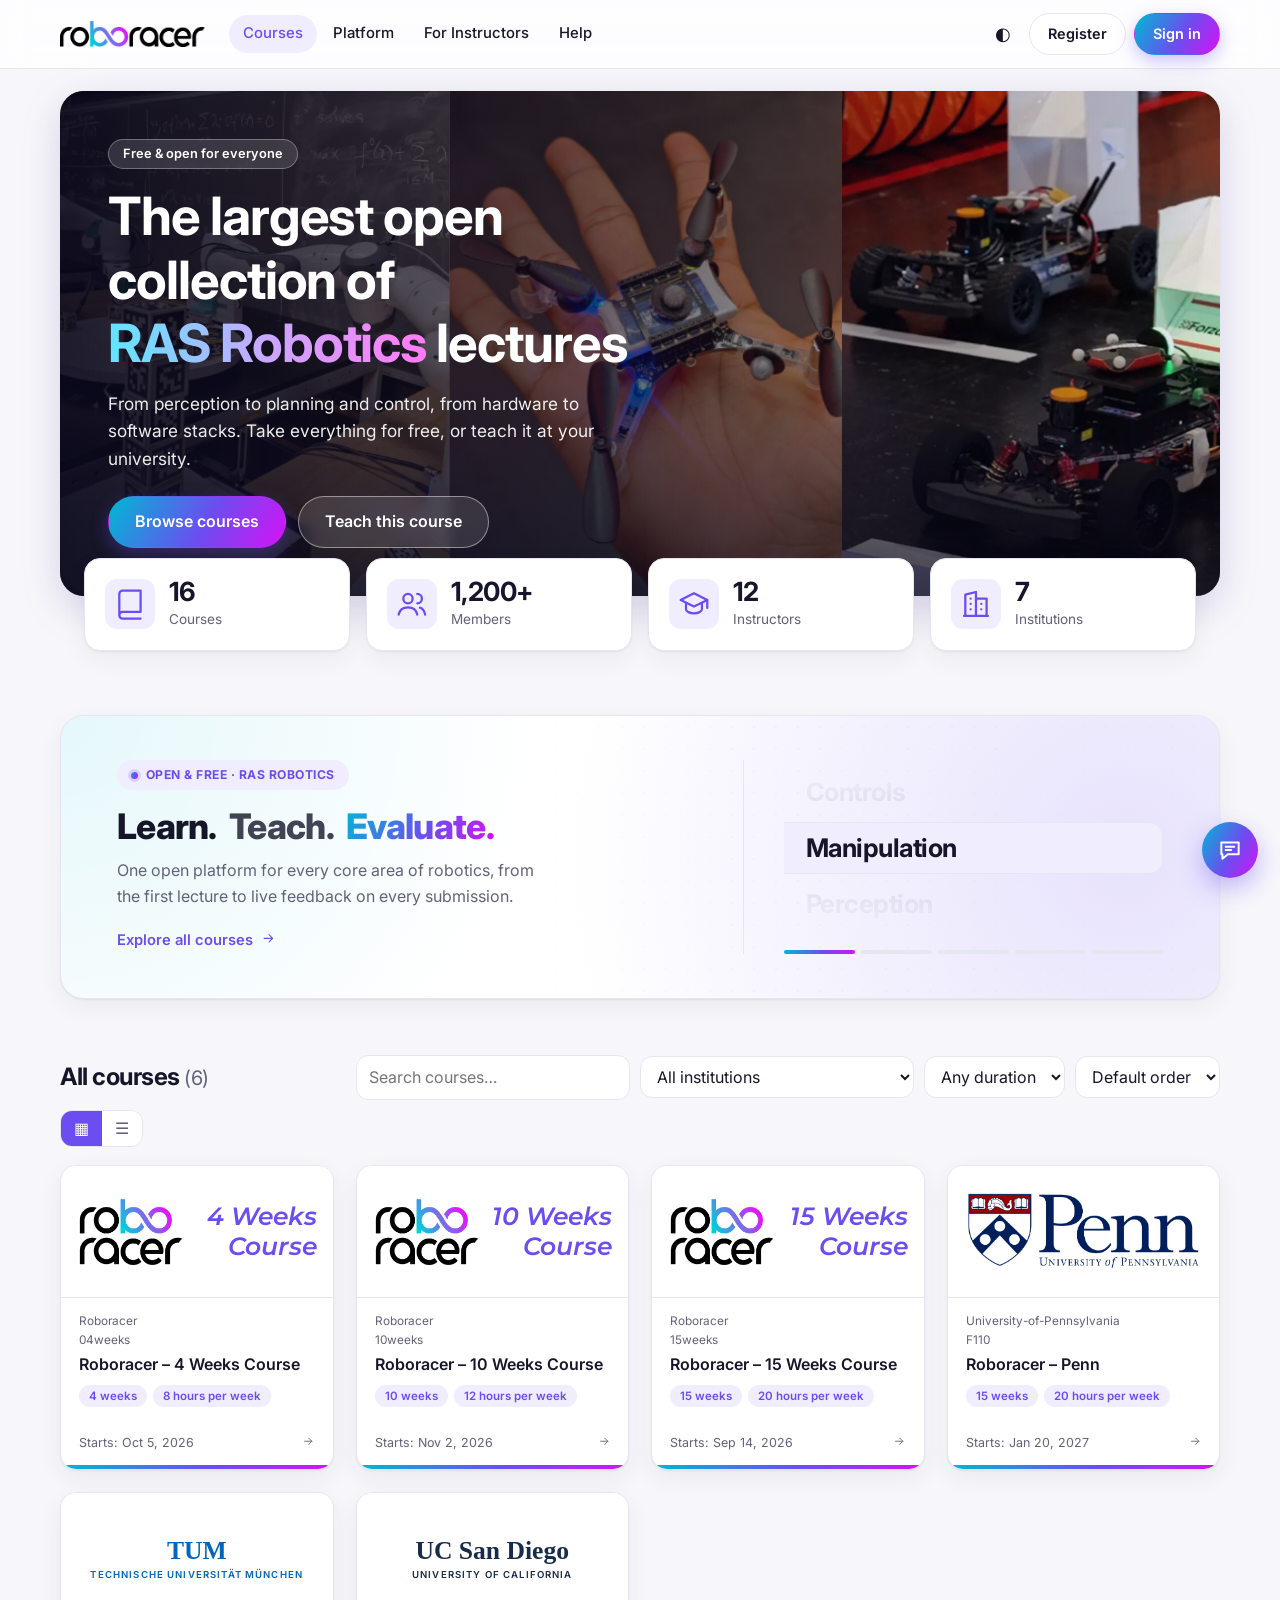
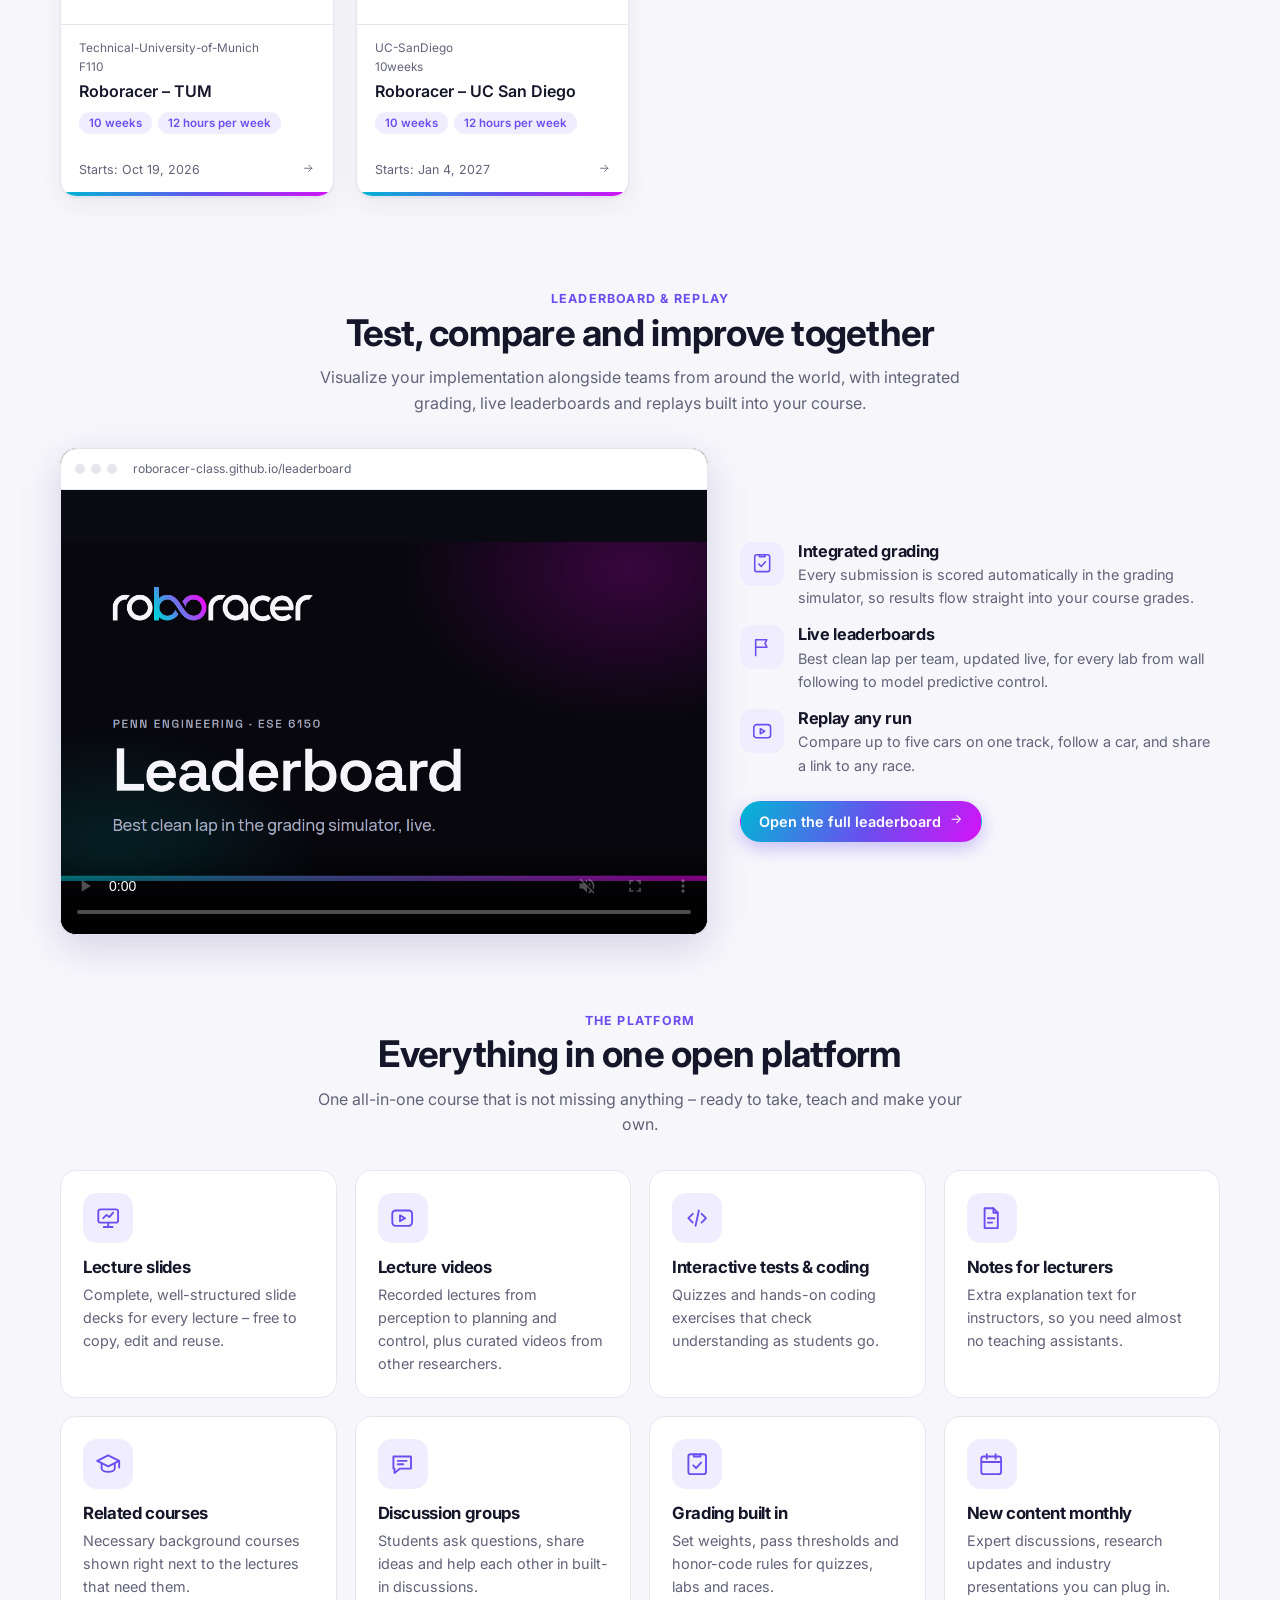
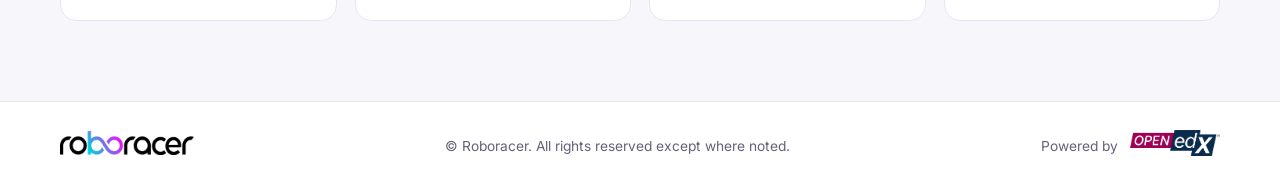
<file: index.html>
<!doctype html>
<html lang="en">
<head>
<meta charset="utf-8">
<meta name="viewport" content="width=device-width,initial-scale=1">
<title>Roboracer Courses</title>
<meta name="description" content="Free, open RAS Robotics lectures – manipulation, perception, planning, navigation, controls and the Roboracer vehicle.">
<link rel="icon" href="assets/logos/RoboRacer_SquareLogo.png">
<link rel="preconnect" href="https://fonts.googleapis.com"><link rel="preconnect" href="https://fonts.gstatic.com" crossorigin>
<link href="https://fonts.googleapis.com/css2?family=Inter:wght@400;500;600;700;800&family=Montserrat:ital,wght@1,600&display=swap" rel="stylesheet">
<link rel="stylesheet" href="assets/css/style.css?v=14">
</head>
<body>
<main class="wrap">
  <section class="hero"><div class="hero-img">
    <div class="hero-text">
      <span class="eyebrow">Free &amp; open for everyone</span>
      <h1>The largest open collection of <span style="white-space:nowrap">RAS Robotics</span> lectures</h1>
      <p>From perception to planning and control, from hardware to software stacks. Take everything for free, or teach it at your university.</p>
      <div class="row"><a class="btn primary lg" href="#courses">Browse courses</a><a class="btn ghost lg" href="instructors.html">Teach this course</a></div>
    </div></div></section>

  <section class="stats" aria-label="Platform statistics">
    <div class="stat"><div><b data-n="16">0</b><span>Courses</span></div></div>
    <div class="stat"><div><b data-n="1200">0</b><span>Members</span></div></div>
    <div class="stat"><div><b data-n="12">0</b><span>Instructors</span></div></div>
    <div class="stat"><div><b data-n="7">0</b><span>Institutions</span></div></div>
  </section>


  <section class="roulette" aria-label="What you can learn, teach and evaluate">
    <div class="rl-left">
      <span class="rl-pill"><i></i>Open &amp; free · RAS Robotics</span>
      <h2 class="rl-tag"><span>Learn.</span><span>Teach.</span><span>Evaluate.</span></h2>
      <p class="rl-sub">One open platform for every core area of robotics, from the first lecture to live feedback on every submission.</p>
      <a class="rl-link" href="#courses">Explore all courses <span data-ic="arrow"></span></a>
    </div>
    <div class="rl-right">
      <div class="rl-wheel" aria-live="off">
        <ul id="rl" aria-hidden="true"></ul>
        <span class="rl-focus" aria-hidden="true"></span>
        <span class="sr-only">Manipulation, perception, planning, navigation and controls</span>
      </div>
      <div class="rl-meta" aria-hidden="true"><span class="rl-bar" id="rlbar"><i id="rlb"></i></span></div>
    </div>
  </section>

  <section id="mycourses" hidden style="margin-top:56px">
    <h2 style="margin:0 0 16px;font-size:1.5rem">My courses</h2><div class="mc" id="mc"></div>
  </section>

  <section id="courses">
    <div class="toolbar">
      <h2>All courses <small id="count" style="color:var(--muted);font-weight:400"></small></h2>
      <input id="q" type="search" placeholder="Search courses…" aria-label="Search courses">
      <select id="inst" aria-label="Institution"><option value="">All institutions</option></select>
      <select id="dur" aria-label="Duration"><option value="">Any duration</option><option value="4">4 weeks</option><option value="10">10 weeks</option><option value="15">15 weeks</option></select>
      <select id="sort" aria-label="Sort"><option value="def">Default order</option><option value="az">Title A–Z</option><option value="new">Newest start</option></select>
      <div class="seg" role="group" aria-label="View"><button id="vgrid" class="on" title="Grid view" aria-label="Grid view">▦</button><button id="vlist" title="List view" aria-label="List view">☰</button></div>
    </div>
    <div class="grid" id="grid"></div>
  </section>


  <section class="sect lb" id="leaderboard">
    <div class="sect-head"><span class="kicker">Leaderboard &amp; replay</span><h2>Test, compare and improve together</h2>
      <p>Visualize your implementation alongside teams from around the world, with integrated grading, live leaderboards and replays built into your course.</p></div>
    <div class="lb-grid">
      <div class="lb-demo">
        <div class="lb-bar"><i></i><i></i><i></i><span>roboracer-class.github.io/leaderboard</span></div>
        <div class="lb-frame"><video src="assets/logos/leaderboard.mp4" poster="assets/leaderboard/og.png" controls muted loop autoplay playsinline preload="metadata"></video></div>
      </div>
      <div class="lb-side">
        <ul class="lb-points">
          <li><div class="ico" data-ic="grade"></div><div><h3>Integrated grading</h3><p>Every submission is scored automatically in the grading simulator, so results flow straight into your course grades.</p></div></li>
          <li><div class="ico" data-ic="flag"></div><div><h3>Live leaderboards</h3><p>Best clean lap per team, updated live, for every lab from wall following to model predictive control.</p></div></li>
          <li><div class="ico" data-ic="video"></div><div><h3>Replay any run</h3><p>Compare up to five cars on one track, follow a car, and share a link to any race.</p></div></li>
        </ul>
        <a class="btn primary" href="https://roboracer-class.github.io/leaderboard/" target="_blank" rel="noopener">Open the full leaderboard <span data-ic="arrow"></span></a>
      </div>
    </div>
  </section>

  <section class="sect" id="discover">
    <div class="sect-head"><span class="kicker">The platform</span><h2>Everything in one open platform</h2>
      <p>One all-in-one course that is not missing anything – ready to take, teach and make your own.</p></div>
    <div class="features" id="features"></div>
  </section>
</main>
<script src="assets/js/app.js?v=14"></script>
<script>
shell("courses");
initChat(null);
const STATS = ["book", "users", "cap", "building"];
$$(".stat").forEach((s, i) => s.insertAdjacentHTML("afterbegin", ic(STATS[i])));

const RL = ["Manipulation", "Perception", "Planning", "Navigation", "Controls"];
(() => {
  const ul = $("#rl"), n = RL.length; let k = 0;
  ul.innerHTML = RL.map(w => `<li>${w}</li>`).join("");
  const items = [...ul.children], bar = $("#rlb"), track = $("#rlbar");
  track.insertAdjacentHTML("afterbegin", RL.map(() => "<u></u>").join("")); track.style.setProperty("--n", n); bar.style.width = `calc((100% - ${(n - 1) * 6}px) / ${n})`;
  document.querySelectorAll(".rl-link [data-ic]").forEach(e => e.innerHTML = ic(e.dataset.ic));
  const paint = () => {
    items.forEach((li, i) => { let d = ((i - k) % n + n) % n; if (d > n / 2) d -= n; li.style.setProperty("--d", d); li.dataset.p = Math.abs(d) > 1 ? "far" : d; });
    bar.style.transform = `translateX(calc(${k} * (100% + 6px)))`;
  };
  paint();
  setInterval(() => { k = (k + 1) % n; paint(); }, 3000);
})();
document.querySelectorAll("#leaderboard [data-ic]").forEach(e => e.innerHTML = ic(e.dataset.ic));
const FEATS = [
  ["slides", "Lecture slides", "Complete, well-structured slide decks for every lecture – free to copy, edit and reuse."],
  ["video", "Lecture videos", "Recorded lectures from perception to planning and control, plus curated videos from other researchers."],
  ["code", "Interactive tests & coding", "Quizzes and hands-on coding exercises that check understanding as students go."],
  ["notes", "Notes for lecturers", "Extra explanation text for instructors, so you need almost no teaching assistants."],
  ["cap", "Related courses", "Necessary background courses shown right next to the lectures that need them."],
  ["chat", "Discussion groups", "Students ask questions, share ideas and help each other in built-in discussions."],
  ["grade", "Grading built in", "Set weights, pass thresholds and honor-code rules for quizzes, labs and races."],
  ["calendar", "New content monthly", "Expert discussions, research updates and industry presentations you can plug in."],
];
$("#features").innerHTML = FEATS.map(f => `<div class="feat"><div class="ico">${ic(f[0])}</div><h3>${f[1]}</h3><p>${f[2]}</p></div>`).join("");

const grid = $("#grid");
[...new Set(COURSES.map(c => c.org))].forEach(o => $("#inst").insertAdjacentHTML("beforeend", `<option value="${o}">${o.replace(/-/g, " ")}</option>`));
const dateVal = c => new Date(c.starts).getTime();
const card = c => `<a class="card" href="course.html?id=${c.id}">${thumb(c)}
  <div class="body">${c.org}<br>${c.code}<span class="t">${c.title}</span>
    <div class="badges"><span class="badge">${c.weeks} weeks</span><span class="badge">${c.effort}</span></div></div>
  <div class="foot"><span>Starts: ${c.starts}</span><span>${ic("arrow")}</span></div></a>`;
function render() {
  const q = $("#q").value.toLowerCase(), i = $("#inst").value, d = $("#dur").value, s = $("#sort").value;
  const l = COURSES.filter(c => (!q || (c.title + c.org + c.blurb).toLowerCase().includes(q)) && (!i || c.org === i) && (!d || c.weeks == d));
  if (s === "az") l.sort((a, b) => a.title.localeCompare(b.title));
  if (s === "new") l.sort((a, b) => dateVal(b) - dateVal(a));
  grid.innerHTML = l.map(card).join("") || `<div class="empty">No courses match your filters.</div>`;
  $("#count").textContent = `(${l.length})`;
}
["q", "inst", "dur", "sort"].forEach(id => $("#" + id).addEventListener("input", render));
const view = v => { grid.classList.toggle("list", v === "list"); $("#vlist").classList.toggle("on", v === "list"); $("#vgrid").classList.toggle("on", v !== "list"); save("view", v); };
$("#vgrid").onclick = () => view("grid"); $("#vlist").onclick = () => view("list");
view(load("view") || "grid"); render();

function myCourses() {
  const u = user(), ids = (load("enrolled") || "").split(",").filter(Boolean), l = COURSES.filter(c => ids.includes(c.id));
  $("#mycourses").hidden = !(u && l.length);
  $("#mc").innerHTML = l.map(c => { const n = (load("done-" + c.id) || "").split("|").filter(Boolean).length, t = lectureCount(c), p = Math.round(100 * n / t);
    return `<div class="row">${thumb(c)}<div><b>${c.title}</b><div class="progress" style="margin:8px 0 4px"><i style="width:${p}%"></i></div><small style="color:var(--muted)">${n} of ${t} units · ${p}%</small></div><a class="btn sm primary" href="course.html?id=${c.id}">Continue</a></div>`; }).join("");
}
myCourses(); document.addEventListener("authchange", myCourses);

const io = new IntersectionObserver(es => es.forEach(e => { if (!e.isIntersecting) return; io.unobserve(e.target);
  const n = +e.target.dataset.n; let k = 0; const step = () => { k = Math.min(n, k + Math.ceil(n / 40)); e.target.textContent = k.toLocaleString() + (n >= 1000 && k === n ? "+" : ""); if (k < n) requestAnimationFrame(step); }; step(); }));
$$("[data-n]").forEach(el => io.observe(el));
</script>
</body>
</html>
</file>
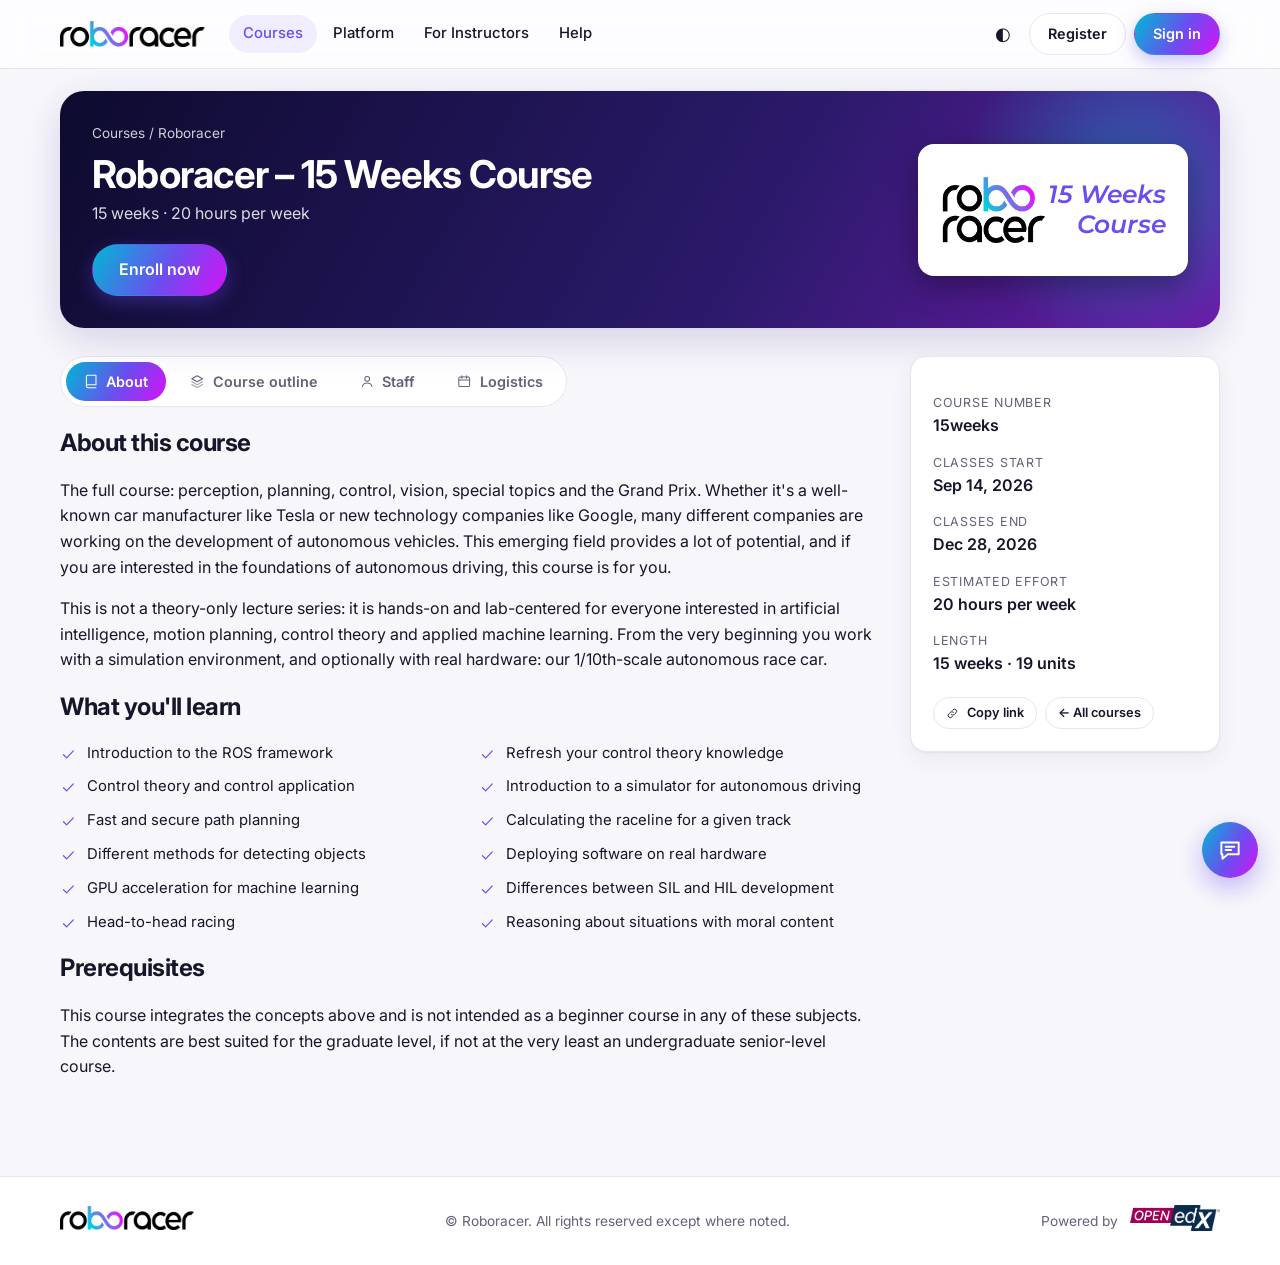
<file: course.html>
<!doctype html>
<html lang="en">
<head>
<meta charset="utf-8">
<meta name="viewport" content="width=device-width,initial-scale=1">
<title>Roboracer Course</title>
<link rel="icon" href="assets/logos/RoboRacer_SquareLogo.png">
<link rel="preconnect" href="https://fonts.googleapis.com"><link rel="preconnect" href="https://fonts.gstatic.com" crossorigin>
<link href="https://fonts.googleapis.com/css2?family=Inter:wght@400;500;600;700;800&family=Montserrat:ital,wght@1,600&display=swap" rel="stylesheet">
<link rel="stylesheet" href="assets/css/style.css?v=6">
</head>
<body>
<main class="wrap" id="main"></main>
<script src="assets/js/app.js?v=14"></script>
<script>
shell("courses");
const id = new URLSearchParams(location.search).get("id");
const c = COURSES.find(x => x.id === id) || COURSES[2];
document.title = c.title + " | Roboracer";
const enrolled = () => (load("enrolled") || "").split(",").includes(c.id);
const doneKey = "done-" + c.id;
const done = () => new Set((load(doneKey) || "").split("|").filter(Boolean));
const mods = outline(c), total = lectureCount(c);

function head() {
  const on = enrolled();
  return `<div class="coursehead"><div><div class="crumb"><a href="index.html#courses">Courses</a> / ${c.org.replace(/-/g, " ")}</div><h1>${c.title}</h1>
    <div style="opacity:.85">${c.weeks} weeks · ${c.effort}</div>
    <div style="margin-top:18px;display:flex;gap:10px;flex-wrap:wrap">
      <button class="btn ${on ? "ghost" : "primary"} lg" id="enroll">${on ? "✓ Enrolled" : "Enroll now"}</button>
      ${on ? `<button class="btn primary lg" id="view">View course</button>` : ""}</div></div>${thumb(c)}</div>`;
}
const about = () => `<h2 style="margin-top:0">About this course</h2>
  <p>${c.blurb} Whether it's a well-known car manufacturer like Tesla or new technology companies like Google, many different companies are working on the development of autonomous vehicles. This emerging field provides a lot of potential, and if you are interested in the foundations of autonomous driving, this course is for you.</p>
  <p>This is not a theory-only lecture series: it is hands-on and lab-centered for everyone interested in artificial intelligence, motion planning, control theory and applied machine learning. From the very beginning you work with a simulation environment, and optionally with real hardware: our 1/10th-scale autonomous race car.</p>
  <h2>What you'll learn</h2><ul class="learn">${learnFor(c).map(l => `<li>${ic("check")}<span>${l}</span></li>`).join("")}</ul>
  <h2>Prerequisites</h2><p>This course integrates the concepts above and is not intended as a beginner course in any of these subjects. The contents are best suited for the graduate level, if not at the very least an undergraduate senior-level course.</p>`;
function syllabus() {
  const d = done();
  return `<div style="display:flex;justify-content:space-between;align-items:center;gap:16px;margin-bottom:16px"><div style="flex:1"><small style="color:var(--muted)" id="ptxt"></small><div class="progress" style="margin-top:4px"><i id="pbar"></i></div></div><button class="btn sm" id="expand">Expand all</button></div>` +
    mods.map((m, i) => `<div class="acc ${i === 1 ? "open" : ""}"><button>${m[0]}</button><div class="in"><ul>${m[1].map(l =>
      `<li><label><input type="checkbox" data-k="${esc(l[0])}" ${d.has(l[0]) ? "checked" : ""}> ${l[0]}</label><small>${l[1] || ""}</small></li>`).join("")}</ul></div></div>`).join("");
}
const staff = () => `<h2 style="margin-top:0">${c.type === "university" && c.id !== "penn" ? "Course authors" : "Course staff"}</h2>
  <div class="staff"><img src="${STAFF.img}" alt="${STAFF.name}"><div><b style="font-size:1.1rem">${STAFF.name}</b><p>${STAFF.bio}</p></div></div>
  ${c.type === "university" && c.id !== "penn" ? `<p style="color:var(--muted);font-size:.9rem;margin-top:20px">Local instructors from ${c.org.replace(/-/g, " ")} are listed in the course announcements.</p>` : ""}`;
const faq = () => `<h2 style="margin-top:0">Course logistics</h2>` + faqFor(c).map(f => `<div class="acc"><button>${f[0]}</button><div class="in">${f[1]}</div></div>`).join("");

$("#main").innerHTML = head() + `<div class="layout" data-tabs><div>
  <div class="tabs" role="tablist"><button class="on" data-tab="t1">${ic("book")} About</button><button data-tab="t2">${ic("layers")} Course outline</button><button data-tab="t3">${ic("user")} Staff</button><button data-tab="t4">${ic("calendar")} Logistics</button></div>
  <div class="tabpane on" id="t1">${about()}</div><div class="tabpane" id="t2">${syllabus()}</div><div class="tabpane" id="t3">${staff()}</div><div class="tabpane" id="t4">${faq()}</div></div>
  <aside class="side panel"><dl><dt>Course number</dt><dd>${c.code}</dd><dt>Classes start</dt><dd>${c.starts}</dd><dt>Classes end</dt><dd>${c.ends}</dd><dt>Estimated effort</dt><dd>${c.effort}</dd><dt>Length</dt><dd>${c.weeks} weeks · ${total} units</dd></dl>
  <div style="margin-top:20px;display:flex;gap:8px;flex-wrap:wrap"><button class="btn sm" id="share">${ic("link")} Copy link</button><a class="btn sm" href="index.html#courses">← All courses</a></div></aside></div>`;

function progress() { const n = $$("#t2 input:checked").length; $("#ptxt").textContent = `${n} of ${total} units completed`; $("#pbar").style.width = (100 * n / total) + "%"; }
function bind() {
  $("#enroll").onclick = () => { if (!requireSignIn()) return; const e = (load("enrolled") || "").split(",").filter(Boolean); const i = e.indexOf(c.id);
    if (i < 0) e.push(c.id); else e.splice(i, 1); save("enrolled", e.join(",")); toast(i < 0 ? "Enrolled!" : "Unenrolled"); $(".coursehead").outerHTML = head(); bind(); };
  const v = $("#view"); if (v) v.onclick = () => $$(".tabs button")[1].click();
  $("#share").onclick = () => navigator.clipboard?.writeText(location.href).then(() => toast("Link copied"), () => toast("Copy failed"));
}
bind(); progress();
$("#expand").onclick = e => { const accs = $$("#t2 .acc"); const all = accs.every(a => a.classList.contains("open")); accs.forEach(a => a.classList.toggle("open", !all)); e.target.textContent = all ? "Expand all" : "Collapse all"; };
$("#t2").addEventListener("change", e => { if (!e.target.matches("input")) return; if (!requireSignIn()) { e.target.checked = false; return; }
  save(doneKey, $$("#t2 input:checked").map(i => i.dataset.k).join("|")); progress(); });
document.addEventListener("authchange", () => { $(".coursehead").outerHTML = head(); bind(); });
initChat(c);
</script>
</body>
</html>
</file>
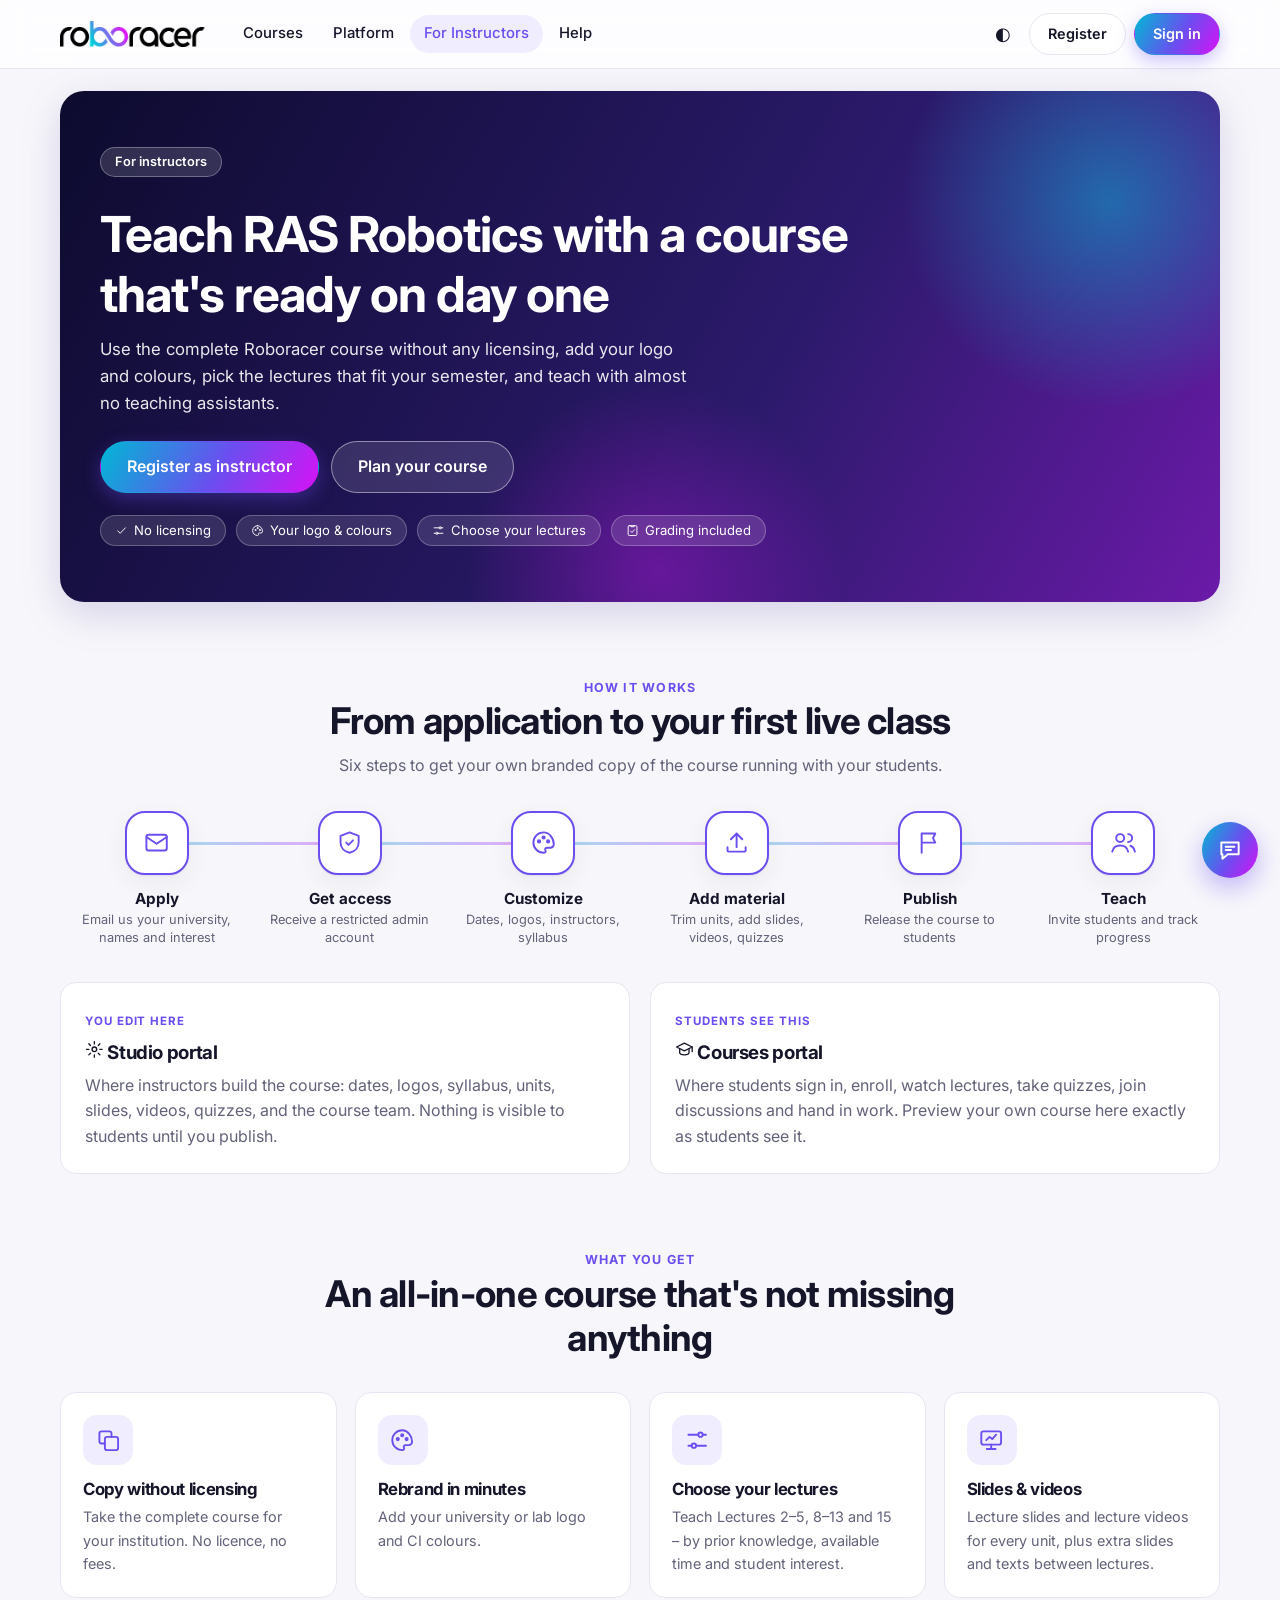
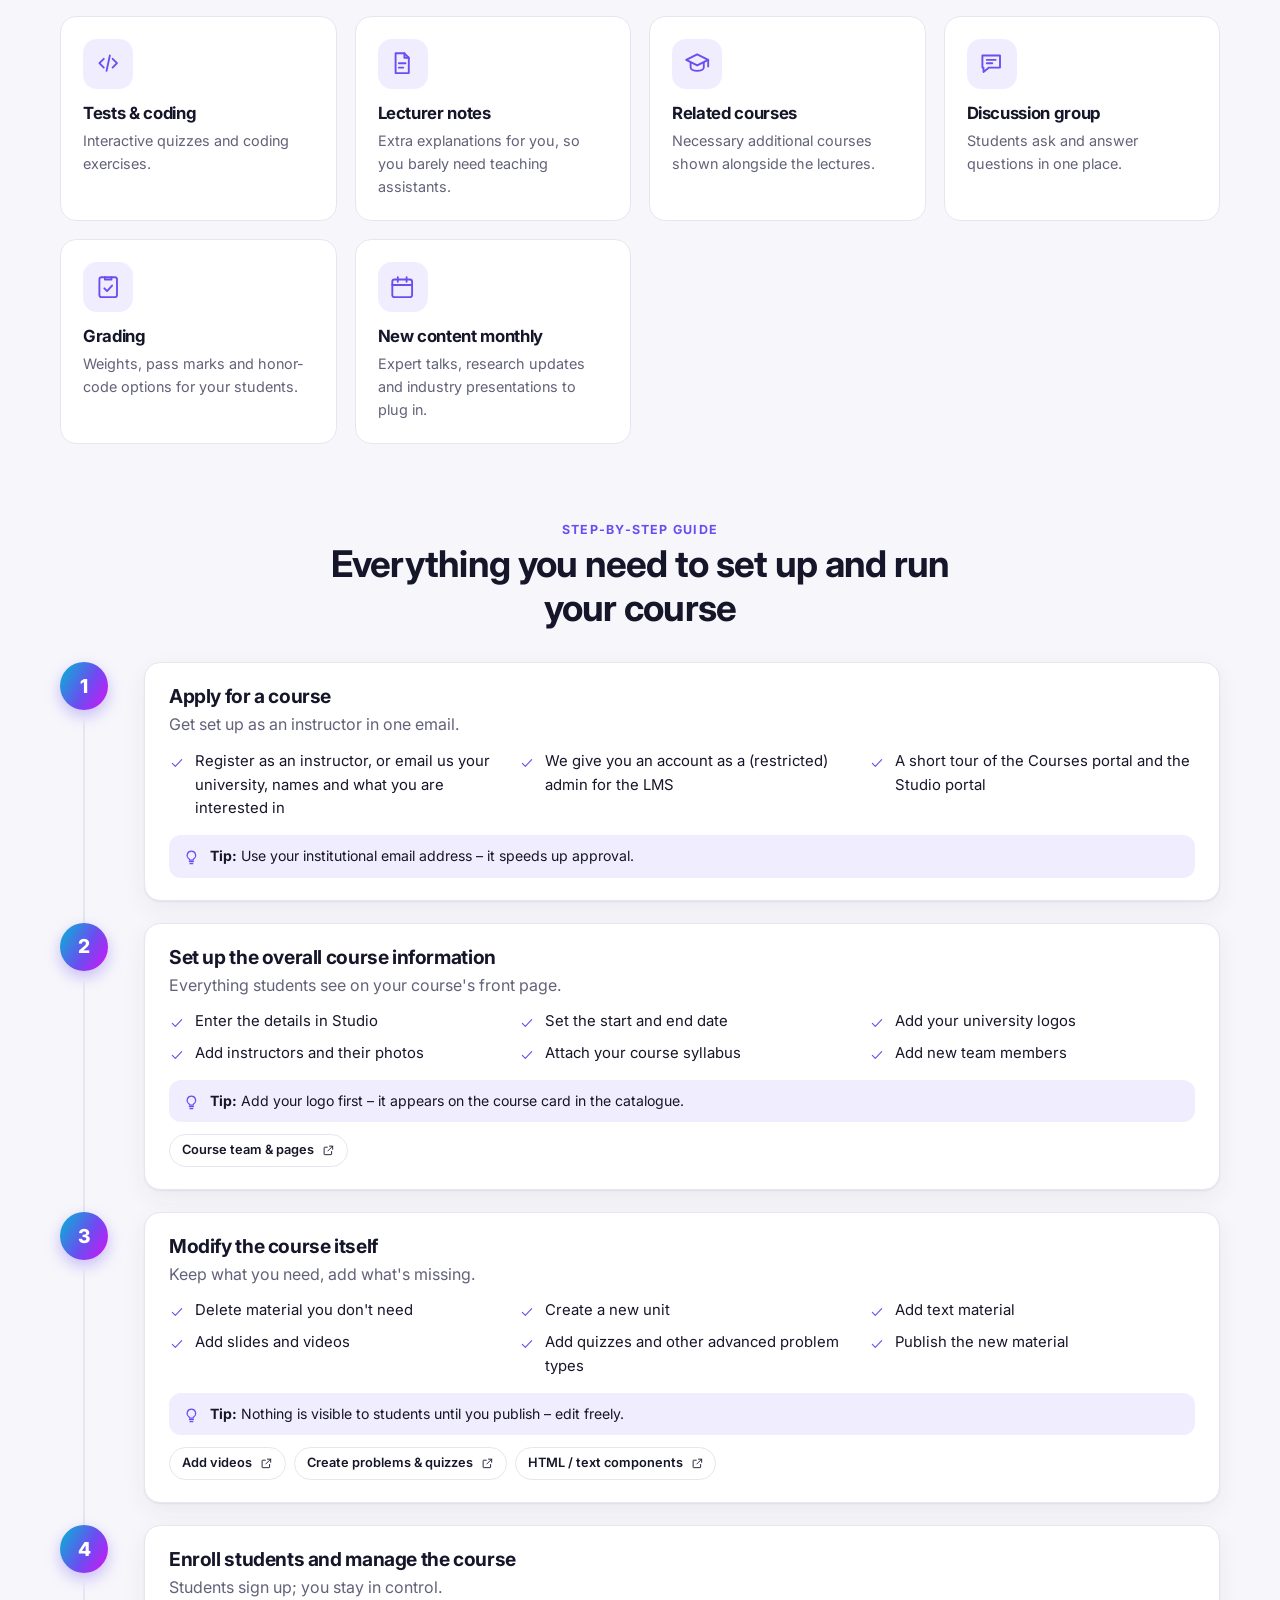
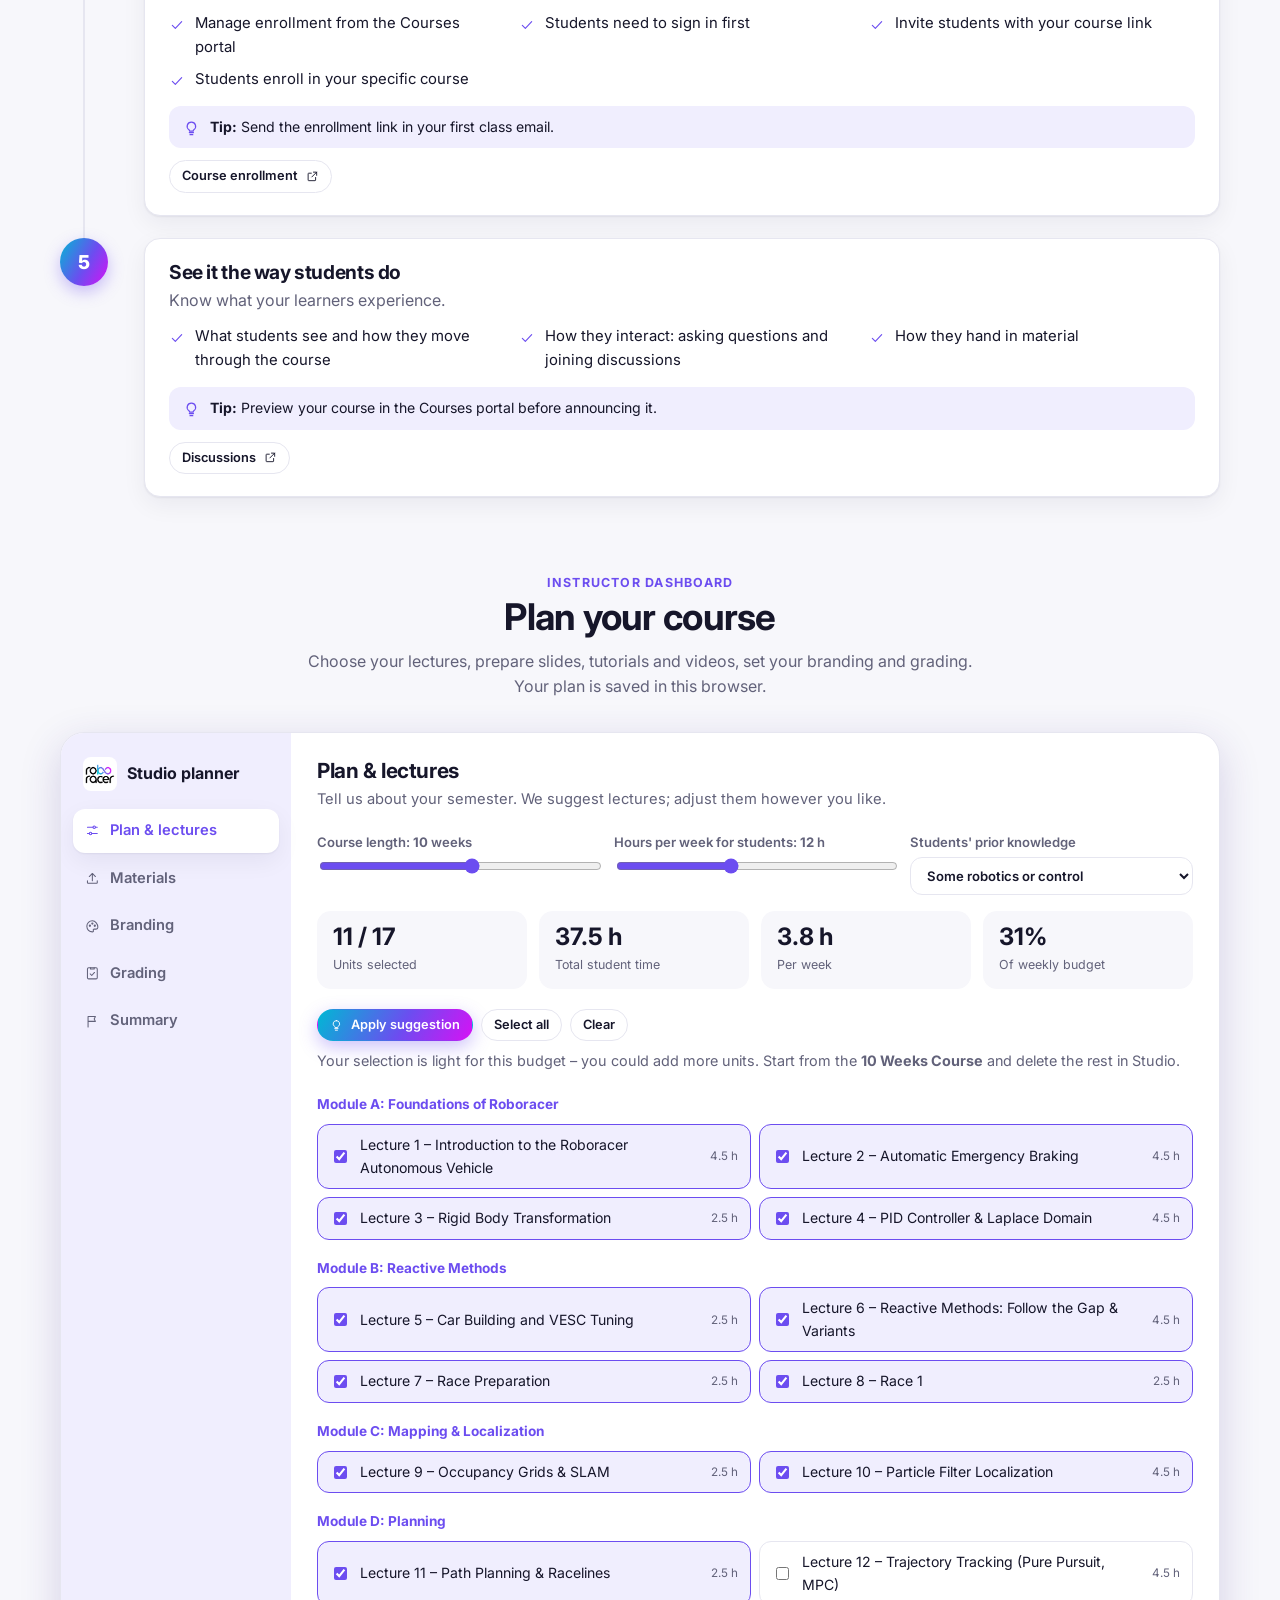
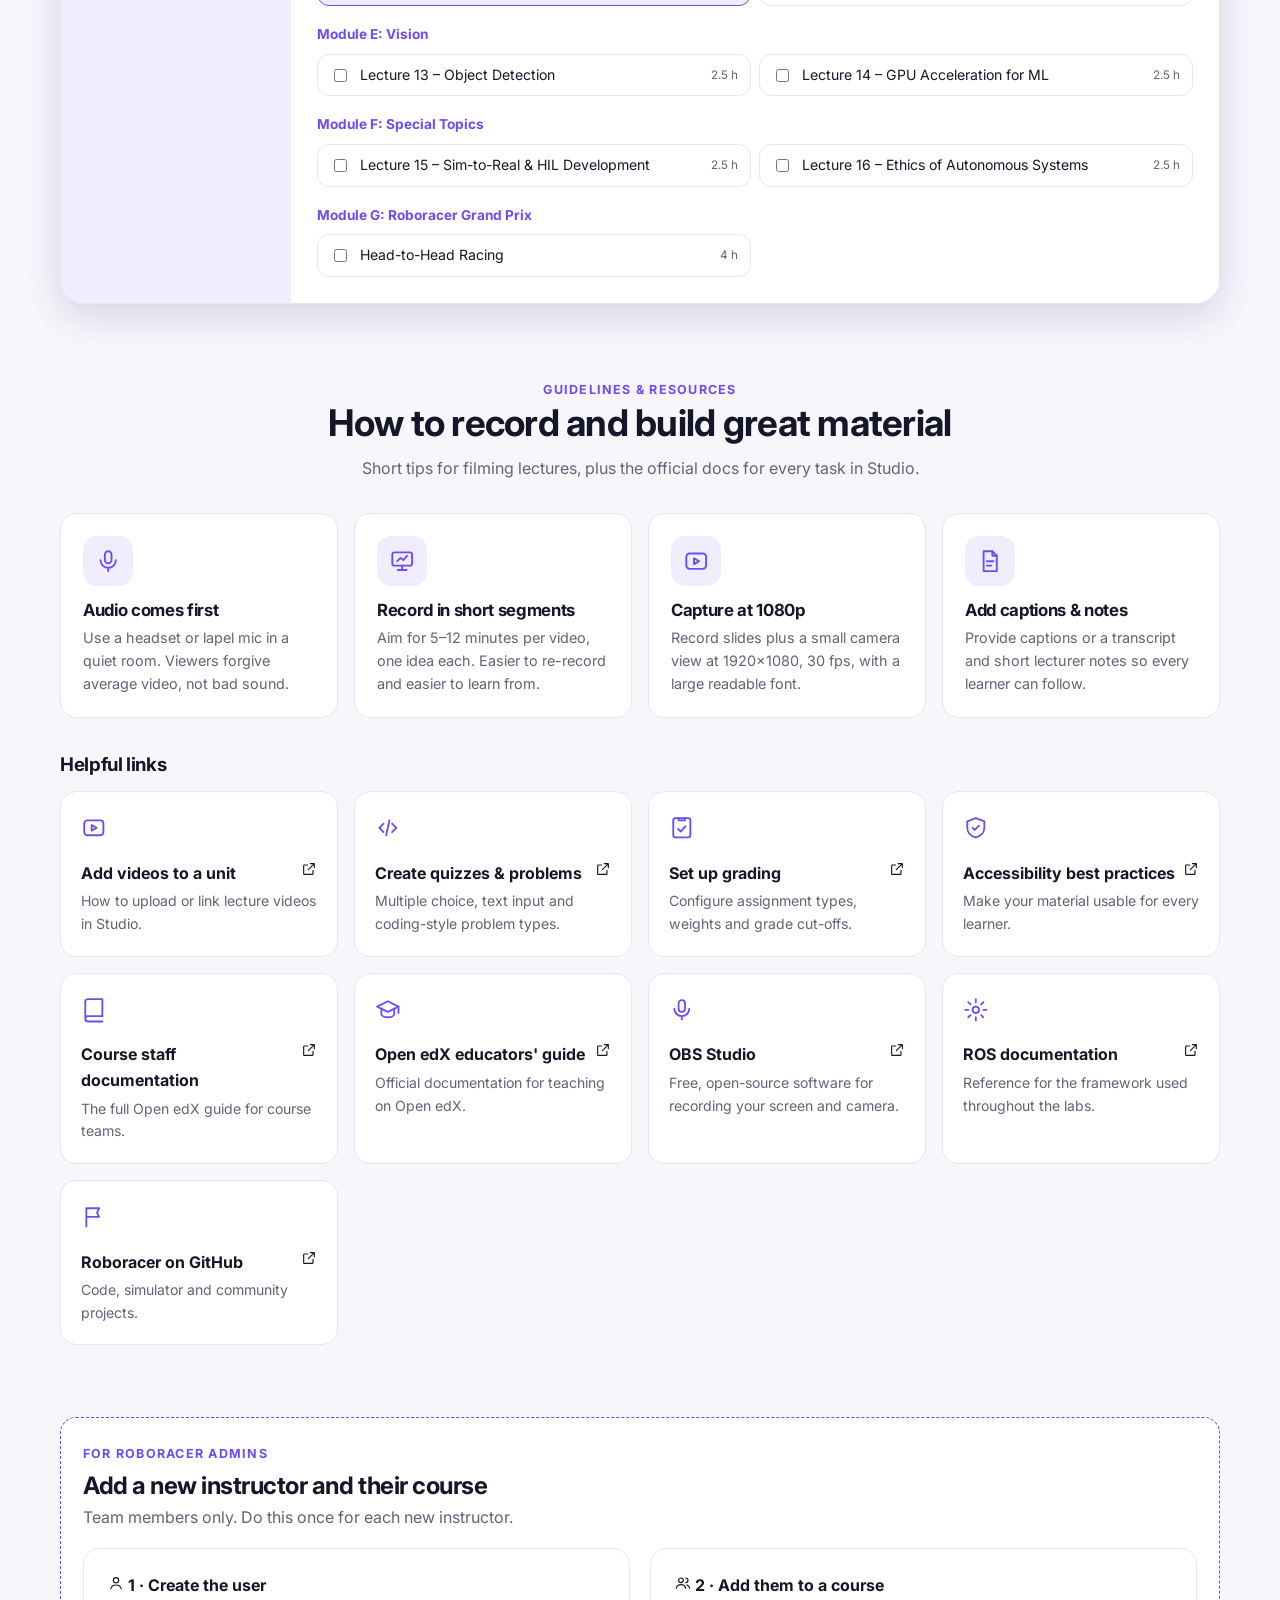
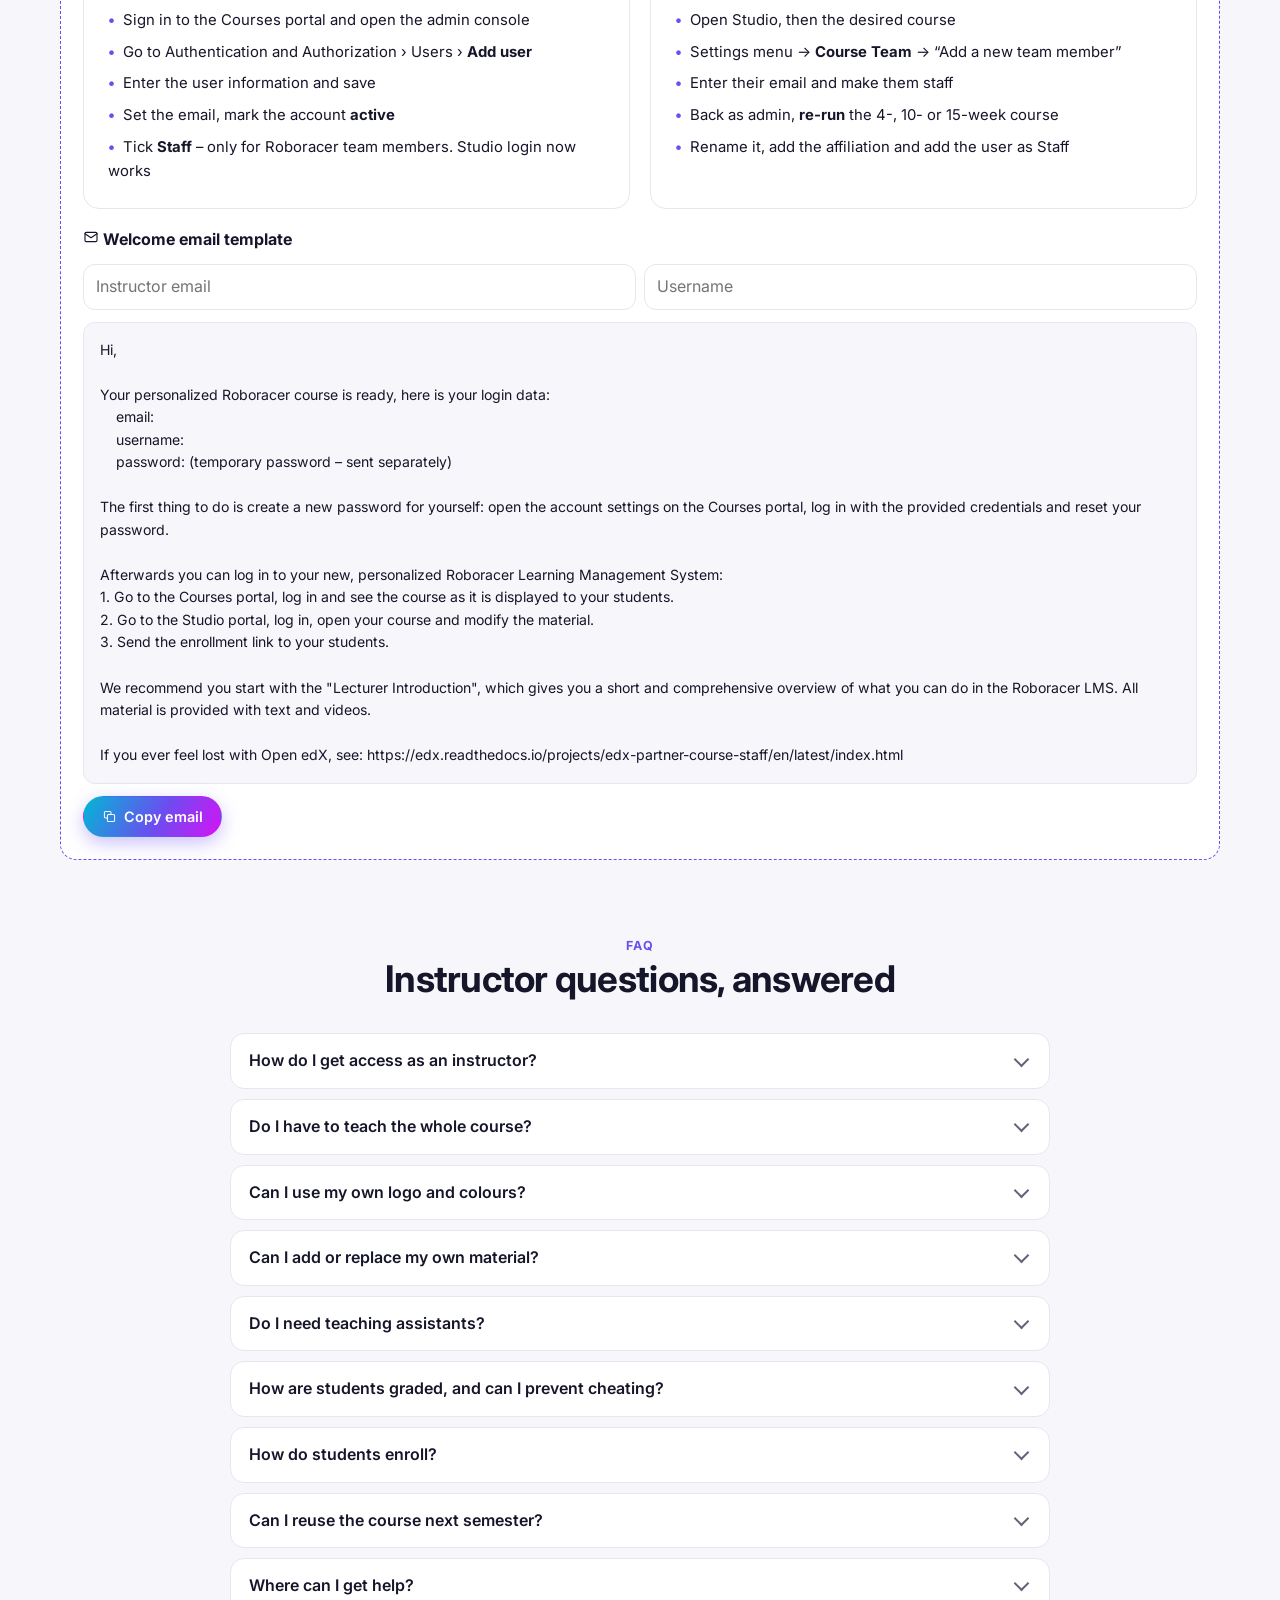
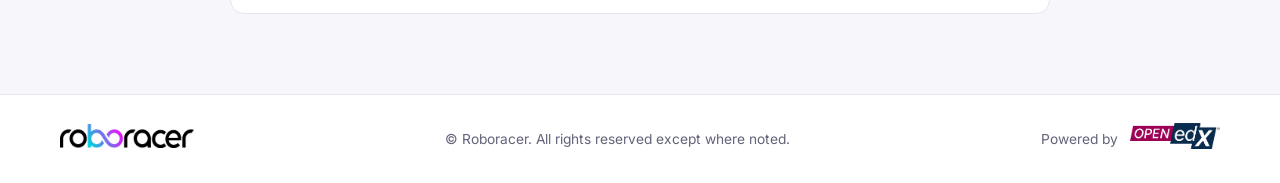
<file: instructors.html>
<!doctype html>
<html lang="en">
<head>
<meta charset="utf-8">
<meta name="viewport" content="width=device-width,initial-scale=1">
<title>For Instructors | Roboracer</title>
<meta name="description" content="Teach Roboracer at your university: use the course, rebrand it, choose your lectures and plan it in the instructor dashboard.">
<link rel="icon" href="assets/logos/RoboRacer_SquareLogo.png">
<link rel="preconnect" href="https://fonts.googleapis.com"><link rel="preconnect" href="https://fonts.gstatic.com" crossorigin>
<link href="https://fonts.googleapis.com/css2?family=Inter:wght@400;500;600;700;800&family=Montserrat:ital,wght@1,600&display=swap" rel="stylesheet">
<link rel="stylesheet" href="assets/css/style.css?v=6">
</head>
<body>
<main class="wrap">

  <section class="ihero">
    <span class="eyebrow">For instructors</span>
    <h1>Teach RAS Robotics with a course that's ready on day one</h1>
    <p>Use the complete Roboracer course without any licensing, add your logo and colours, pick the lectures that fit your semester, and teach with almost no teaching assistants.</p>
    <div style="display:flex;gap:12px;flex-wrap:wrap"><a class="btn primary lg" href="#" data-auth="reg:instructor">Register as instructor</a><a class="btn ghost lg" href="#studio">Plan your course</a></div>
    <div class="pillrow"><span data-ic="check">No licensing</span><span data-ic="palette">Your logo &amp; colours</span><span data-ic="sliders">Choose your lectures</span><span data-ic="grade">Grading included</span></div>
  </section>

  <!-- HOW IT WORKS -->
  <section class="sect" id="how">
    <div class="sect-head"><span class="kicker">How it works</span><h2>From application to your first live class</h2><p>Six steps to get your own branded copy of the course running with your students.</p></div>
    <div class="flow" id="flow"></div>
    <div class="two" style="margin-top:36px">
      <div class="portal"><span class="tag">You edit here</span><h3 data-ic="gear"> Studio portal</h3><p style="color:var(--muted);margin:0">Where instructors build the course: dates, logos, syllabus, units, slides, videos, quizzes, and the course team. Nothing is visible to students until you publish.</p></div>
      <div class="portal"><span class="tag">Students see this</span><h3 data-ic="cap"> Courses portal</h3><p style="color:var(--muted);margin:0">Where students sign in, enroll, watch lectures, take quizzes, join discussions and hand in work. Preview your own course here exactly as students see it.</p></div>
    </div>
  </section>

  <!-- FEATURES -->
  <section class="sect" id="features-sect">
    <div class="sect-head"><span class="kicker">What you get</span><h2>An all-in-one course that's not missing anything</h2></div>
    <div class="features" id="ifeat"></div>
  </section>

  <!-- STEP BY STEP -->
  <section class="sect" id="guide">
    <div class="sect-head"><span class="kicker">Step-by-step guide</span><h2>Everything you need to set up and run your course</h2></div>
    <div id="steps"></div>
  </section>

  <!-- STUDIO DASHBOARD -->
  <section class="sect" id="studio">
    <div class="sect-head"><span class="kicker">Instructor dashboard</span><h2>Plan your course</h2><p>Choose your lectures, prepare slides, tutorials and videos, set your branding and grading. Your plan is saved in this browser.</p></div>
    <div class="dash">
      <div class="dnav" id="dnav">
        <div class="brand"><img src="assets/logos/RoboRacer_SquareLogo.png" alt="">Studio planner</div>
        <button class="on" data-p="plan" data-ic="sliders"> Plan &amp; lectures</button>
        <button data-p="mat" data-ic="upload"> Materials</button>
        <button data-p="brand" data-ic="palette"> Branding</button>
        <button data-p="grade" data-ic="grade"> Grading</button>
        <button data-p="sum" data-ic="flag"> Summary</button>
      </div>
      <div class="dmain" id="dmain">
        <div class="dpane on" id="p-plan">
          <h3>Plan &amp; lectures</h3><p class="sub">Tell us about your semester. We suggest lectures; adjust them however you like.</p>
          <div class="fields">
            <label>Course length: <b id="wv"></b> weeks<input type="range" id="weeks" min="4" max="15"></label>
            <label>Hours per week for students: <b id="hv"></b> h<input type="range" id="hours" min="4" max="24"></label>
            <label>Students' prior knowledge<select id="prior"><option value="0">Beginner – no ROS or control background</option><option value="1">Some robotics or control</option><option value="2">Advanced – graduate level</option></select></label>
          </div>
          <div class="kpis" id="kpis"></div>
          <div style="display:flex;gap:8px;flex-wrap:wrap;margin-bottom:8px"><button class="btn sm primary" id="suggest" data-ic="bulb"> Apply suggestion</button><button class="btn sm" id="all">Select all</button><button class="btn sm" id="none">Clear</button></div>
          <p id="advice" style="color:var(--muted);font-size:.9rem;margin:8px 0 12px"></p>
          <div class="lect" id="lect"></div>
        </div>

        <div class="dpane" id="p-mat">
          <h3>Materials</h3><p class="sub">Add slides, tutorials and video lectures and assign them to your lectures. Files stay in your browser as a checklist; publish them to your course from Studio.</p>
          <div class="kpis" id="mkpis"></div>
          <div class="drops" id="drops"></div>
        </div>

        <div class="dpane" id="p-brand">
          <h3>Branding</h3><p class="sub">Add your university or lab logo and your CI colours – rebrand the course as your own.</p>
          <div style="display:grid;grid-template-columns:repeat(auto-fit,minmax(260px,1fr));gap:24px;align-items:start">
            <div class="fields" style="grid-template-columns:1fr">
              <label>Course title<input id="cname" placeholder="Roboracer – Your University"></label>
              <label>University / lab<input id="cinst" placeholder="e.g. Technical University of Munich"></label>
              <label>Start date<input type="date" id="cstart"></label>
              <label>End date<input type="date" id="cend"></label>
              <div><span class="lbl">Brand colour</span><input type="color" id="cbrand"></div>
              <label>Logo<input type="file" id="clogo" accept="image/*"></label>
            </div>
            <div><span class="lbl" style="margin-bottom:8px">Live preview</span><div class="preview" id="prev"></div></div>
          </div>
        </div>

        <div class="dpane" id="p-grade">
          <h3>Grading</h3><p class="sub">Decide how students are assessed. Weights should add up to 100%.</p>
          <div id="wts"></div><div class="total" id="wtot" style="margin:6px 0 18px"></div>
          <div class="fields">
            <label>Passing grade (%)<input type="number" id="pass" min="0" max="100"></label>
            <label>Attempts per quiz<select id="att"><option>1</option><option>2</option><option>3</option><option value="99">Unlimited</option></select></label>
          </div>
          <label class="switch"><input type="checkbox" id="honor"> Require an honor code agreement before quizzes</label>
          <label class="switch"><input type="checkbox" id="pool"> Randomize quiz questions from a pool to discourage copying</label>
          <label class="switch"><input type="checkbox" id="exam"> Add a separate final exam to verify understanding</label>
        </div>

        <div class="dpane" id="p-sum">
          <h3>Summary</h3><p class="sub">Your course plan at a glance. Copy or download it to share with the Roboracer team.</p>
          <pre class="mail" id="summary"></pre>
          <div style="display:flex;gap:8px;flex-wrap:wrap;margin-top:14px"><button class="btn primary" id="copyplan" data-ic="copy"> Copy plan</button><button class="btn" id="dlplan" data-ic="upload"> Download JSON</button><button class="btn" id="reset" data-ic="trash"> Reset</button></div>
        </div>
      </div>
    </div>
  </section>

  <!-- RESOURCES -->
  <section class="sect" id="resources">
    <div class="sect-head"><span class="kicker">Guidelines &amp; resources</span><h2>How to record and build great material</h2><p>Short tips for filming lectures, plus the official docs for every task in Studio.</p></div>
    <div class="recgrid" id="rec"></div>
    <h3 style="margin:36px 0 14px">Helpful links</h3>
    <div class="res" id="res"></div>
  </section>

  <!-- ADMIN -->
  <section class="sect" id="admin">
    <div class="adminbox">
      <span class="kicker">For Roboracer admins</span><h2 style="margin:6px 0 4px">Add a new instructor and their course</h2>
      <p style="color:var(--muted);margin-top:0">Team members only. Do this once for each new instructor.</p>
      <div class="two" style="margin:18px 0">
        <div class="portal"><b data-ic="user"> 1 · Create the user</b><ul class="chk" style="margin-top:10px;grid-template-columns:1fr">
          <li>Sign in to the Courses portal and open the admin console</li><li>Go to Authentication and Authorization › Users › <b>Add user</b></li><li>Enter the user information and save</li><li>Set the email, mark the account <b>active</b></li><li>Tick <b>Staff</b> – only for Roboracer team members. Studio login now works</li></ul></div>
        <div class="portal"><b data-ic="users"> 2 · Add them to a course</b><ul class="chk" style="margin-top:10px;grid-template-columns:1fr">
          <li>Open Studio, then the desired course</li><li>Settings menu → <b>Course Team</b> → “Add a new team member”</li><li>Enter their email and make them staff</li><li>Back as admin, <b>re-run</b> the 4-, 10- or 15-week course</li><li>Rename it, add the affiliation and add the user as Staff</li></ul></div>
      </div>
      <b data-ic="mail"> Welcome email template</b>
      <div style="display:grid;gap:8px;grid-template-columns:repeat(auto-fit,minmax(200px,1fr));margin:12px 0"><input id="em" placeholder="Instructor email"><input id="un" placeholder="Username"></div>
      <pre class="mail" id="mail"></pre>
      <button class="btn primary" id="copy" style="margin-top:12px" data-ic="copy"> Copy email</button>
    </div>
  </section>

  <!-- FAQ -->
  <section class="sect" id="faq">
    <div class="sect-head"><span class="kicker">FAQ</span><h2>Instructor questions, answered</h2></div>
    <div style="max-width:820px;margin:0 auto" id="faqs"></div>
  </section>
</main>

<script src="assets/js/app.js?v=14"></script>
<script>
shell("instructors");
initChat(null);
const ico = root => $$("[data-ic]", root).forEach(e => { if (!e.dataset.done) { e.dataset.done = 1; e.insertAdjacentHTML("afterbegin", ic(e.dataset.ic)); } });

/* ---- static content ---- */
$("#flow").innerHTML = [["mail", "Apply", "Email us your university, names and interest"], ["shield", "Get access", "Receive a restricted admin account"], ["palette", "Customize", "Dates, logos, instructors, syllabus"], ["upload", "Add material", "Trim units, add slides, videos, quizzes"], ["flag", "Publish", "Release the course to students"], ["users", "Teach", "Invite students and track progress"]]
  .map(s => `<div class="fs"><div class="fi">${ic(s[0])}</div><b>${s[1]}</b><small>${s[2]}</small></div>`).join("");

$("#ifeat").innerHTML = [["copy", "Copy without licensing", "Take the complete course for your institution. No licence, no fees."], ["palette", "Rebrand in minutes", "Add your university or lab logo and CI colours."], ["sliders", "Choose your lectures", "Teach Lectures 2–5, 8–13 and 15 – by prior knowledge, available time and student interest."],
  ["slides", "Slides & videos", "Lecture slides and lecture videos for every unit, plus extra slides and texts between lectures."], ["code", "Tests & coding", "Interactive quizzes and coding exercises."], ["notes", "Lecturer notes", "Extra explanations for you, so you barely need teaching assistants."],
  ["cap", "Related courses", "Necessary additional courses shown alongside the lectures."], ["chat", "Discussion group", "Students ask and answer questions in one place."], ["grade", "Grading", "Weights, pass marks and honor-code options for your students."], ["calendar", "New content monthly", "Expert talks, research updates and industry presentations to plug in."]]
  .map(f => `<div class="feat"><div class="ico">${ic(f[0])}</div><h3>${f[1]}</h3><p>${f[2]}</p></div>`).join("");

const DOC = "https://edx.readthedocs.io/projects/edx-partner-course-staff/en/latest/";
const S = [
  ["Apply for a course", "Get set up as an instructor in one email.", ["Register as an instructor, or email us your university, names and what you are interested in", "We give you an account as a (restricted) admin for the LMS", "A short tour of the Courses portal and the Studio portal"], "Use your institutional email address – it speeds up approval.", null],
  ["Set up the overall course information", "Everything students see on your course's front page.", ["Enter the details in Studio", "Set the start and end date", "Add your university logos", "Add instructors and their photos", "Attach your course syllabus", "Add new team members"], "Add your logo first – it appears on the course card in the catalogue.", [["Course team & pages", DOC + "course_assets/pages.html"]]],
  ["Modify the course itself", "Keep what you need, add what's missing.", ["Delete material you don't need", "Create a new unit", "Add text material", "Add slides and videos", "Add quizzes and other advanced problem types", "Publish the new material"], "Nothing is visible to students until you publish – edit freely.", [["Add videos", DOC + "course_components/create_video.html"], ["Create problems & quizzes", DOC + "course_components/create_problem.html"], ["HTML / text components", DOC + "course_components/create_html_component.html"]]],
  ["Enroll students and manage the course", "Students sign up; you stay in control.", ["Manage enrollment from the Courses portal", "Students need to sign in first", "Invite students with your course link", "Students enroll in your specific course"], "Send the enrollment link in your first class email.", [["Course enrollment", DOC + "manage_live_course/course_enrollment.html"]]],
  ["See it the way students do", "Know what your learners experience.", ["What students see and how they move through the course", "How they interact: asking questions and joining discussions", "How they hand in material"], "Preview your course in the Courses portal before announcing it.", [["Discussions", DOC + "course_components/create_discussion.html"]]],
];
$("#steps").innerHTML = S.map((s, i) => `<div class="stepblock"><div class="stepcol"><div class="stepnum">${i + 1}</div></div><div class="stepbody"><h3>${s[0]}</h3><p>${s[1]}</p>
  <ul class="chk">${s[2].map(x => `<li>${ic("check")}<span>${x}</span></li>`).join("")}</ul>
  <div class="tip">${ic("bulb")}<span><b>Tip:</b> ${s[3]}</span></div>
  ${s[4] ? `<div style="margin-top:12px;display:flex;gap:8px;flex-wrap:wrap">${s[4].map(l => `<a class="btn sm" href="${l[1]}" target="_blank" rel="noopener">${l[0]} ${ic("open")}</a>`).join("")}</div>` : ""}</div></div>`).join("");

$("#rec").innerHTML = [["mic", "Audio comes first", "Use a headset or lapel mic in a quiet room. Viewers forgive average video, not bad sound."], ["slides", "Record in short segments", "Aim for 5–12 minutes per video, one idea each. Easier to re-record and easier to learn from."], ["video", "Capture at 1080p", "Record slides plus a small camera view at 1920×1080, 30 fps, with a large readable font."], ["notes", "Add captions & notes", "Provide captions or a transcript and short lecturer notes so every learner can follow."]]
  .map(r => `<div class="feat"><div class="ico">${ic(r[0])}</div><h3>${r[1]}</h3><p>${r[2]}</p></div>`).join("");
$("#res").innerHTML = [
  ["video", "Add videos to a unit", "How to upload or link lecture videos in Studio.", DOC + "course_components/create_video.html"],
  ["code", "Create quizzes & problems", "Multiple choice, text input and coding-style problem types.", DOC + "course_components/create_problem.html"],
  ["grade", "Set up grading", "Configure assignment types, weights and grade cut-offs.", DOC + "grading/configure_assignment_type.html"],
  ["shield", "Accessibility best practices", "Make your material usable for every learner.", DOC + "accessibility/best_practices_course_content_dev.html"],
  ["book", "Course staff documentation", "The full Open edX guide for course teams.", DOC + "index.html"],
  ["cap", "Open edX educators' guide", "Official documentation for teaching on Open edX.", "https://docs.openedx.org/en/latest/educators/index.html"],
  ["mic", "OBS Studio", "Free, open-source software for recording your screen and camera.", "https://obsproject.com/"],
  ["gear", "ROS documentation", "Reference for the framework used throughout the labs.", "https://docs.ros.org/"],
  ["flag", "Roboracer on GitHub", "Code, simulator and community projects.", "https://github.com/f1tenth"],
].map(r => `<a href="${r[3]}" target="_blank" rel="noopener"><div class="ico">${ic(r[0])}</div><b>${r[1]} ${ic("open")}</b><p>${r[2]}</p></a>`).join("");

$("#faqs").innerHTML = [
  ["How do I get access as an instructor?", "Register as an instructor, or email the team with your university, your names and what you'd like to teach. You then receive a restricted admin account for Studio."],
  ["Do I have to teach the whole course?", "No. Choose the lectures you want, e.g. Lectures 2–5, 8–13 and 15, based on your students' prior knowledge, the time you have and their interests. The planner above suggests a selection for your semester."],
  ["Can I use my own logo and colours?", "Yes. Add your university or lab logo and CI colours to rebrand the course. The Branding tab of the planner shows a live preview."],
  ["Can I add or replace my own material?", "Yes. In Studio you can delete units you don't need and create new ones with text, slides, videos and quizzes, then publish when ready."],
  ["Do I need teaching assistants?", "Nearly none. Lecturer notes, interactive tests, discussion groups and built-in grading are included, so a single instructor can run the course."],
  ["How are students graded, and can I prevent cheating?", "You set the weights for quizzes, coding assignments, labs and competitions, plus a passing grade. Options such as an honor code, randomized question pools, limited attempts and a separate final exam help you check real understanding."],
  ["How do students enroll?", "Students sign in (or register) on the Courses portal and enroll in your specific course. Send them your course link or invite them directly."],
  ["Can I reuse the course next semester?", "Yes. Re-run the course in Studio, rename it, update dates and team, and you're ready for a new cohort."],
  ["Where can I get help?", "Start with the “Lecturer Introduction” unit. For everything else see the resources above, including the Open edX course staff documentation."],
].map(f => `<div class="acc"><button>${f[0]}</button><div class="in">${f[1]}</div></div>`).join("");

/* ---- welcome email ---- */
const mail = () => `Hi,

Your personalized Roboracer course is ready, here is your login data:
    email: ${$("#em").value}
    username: ${$("#un").value}
    password: (temporary password – sent separately)

The first thing to do is create a new password for yourself: open the account settings on the Courses portal, log in with the provided credentials and reset your password.

Afterwards you can log in to your new, personalized Roboracer Learning Management System:
1. Go to the Courses portal, log in and see the course as it is displayed to your students.
2. Go to the Studio portal, log in, open your course and modify the material.
3. Send the enrollment link to your students.

We recommend you start with the "Lecturer Introduction", which gives you a short and comprehensive overview of what you can do in the Roboracer LMS. All material is provided with text and videos.

If you ever feel lost with Open edX, see: ${DOC}index.html`;
const upd = () => $("#mail").textContent = mail();
["em", "un"].forEach(i => $("#" + i).oninput = upd); upd();
$("#copy").onclick = () => navigator.clipboard?.writeText(mail()).then(() => toast("Email copied"), () => toast("Copy failed"));

/* ---- planner ---- */
const UNITS = MODULES.slice(1).flatMap(m => m[1].map(l => ({ mod: m[0], t: l[0], lab: /Lab/.test(l[1] || ""), comp: /Competition/.test(l[1] || "") })));
const hrs = u => u.t.startsWith("Lecture") ? 2.5 + (u.lab ? 2 : 0) : 4;
const DEF = { weeks: 10, hours: 12, prior: 1, sel: [], name: "", inst: "", start: "", end: "", brand: "#6c4df0", logo: "",
  wts: { Quizzes: 25, "Coding assignments": 25, "Lab work": 20, "Race / competition": 20, Participation: 10 }, pass: 60, att: "2", honor: true, pool: true, exam: false, files: { slides: [], tut: [], vid: [] } };
let P = (() => { try { return Object.assign({}, DEF, JSON.parse(load("plan") || "{}")); } catch (e) { return { ...DEF }; } })();
if (!P.sel.length) P.sel = suggest();
const persist = () => { try { save("plan", JSON.stringify(P)); } catch (e) { const l = P.logo; P.logo = ""; save("plan", JSON.stringify(P)); P.logo = l; } };

function suggest() {
  const n = Math.min(UNITS.length, Math.round(P.weeks * 1.1)), skip = P.prior === 2 ? 4 : 0;
  return UNITS.slice(skip, skip + n).map(u => u.t);
}
const selUnits = () => UNITS.filter(u => P.sel.includes(u.t));
function renderPlan() {
  $("#weeks").value = P.weeks; $("#hours").value = P.hours; $("#prior").value = P.prior; $("#wv").textContent = P.weeks; $("#hv").textContent = P.hours;
  const s = selUnits(), tot = s.reduce((a, u) => a + hrs(u), 0), cap = P.weeks * P.hours, per = P.weeks ? tot / P.weeks : 0;
  $("#kpis").innerHTML = [[s.length + " / " + UNITS.length, "Units selected"], [tot.toFixed(1) + " h", "Total student time"], [per.toFixed(1) + " h", "Per week"], [Math.round(100 * tot / cap) + "%", "Of weekly budget"]].map(k => `<div class="kpi"><b>${k[0]}</b><span>${k[1]}</span></div>`).join("");
  const base = P.weeks <= 5 ? "4 Weeks" : P.weeks <= 11 ? "10 Weeks" : "15 Weeks";
  $("#advice").innerHTML = (tot > cap ? "⚠ Your selection exceeds the weekly time budget – remove a few units or lengthen the course. " : tot < cap * .6 ? "Your selection is light for this budget – you could add more units. " : "Nice fit for your schedule. ") +
    `Start from the <b>${base} Course</b> and delete the rest in Studio.` + (P.prior === 0 ? " Keep Module A – beginners need the ROS and control foundations." : "");
  let h = "", cur = "";
  UNITS.forEach(u => { if (u.mod !== cur) { cur = u.mod; h += `<div class="mod">${u.mod}</div>`; } h += `<label><input type="checkbox" data-u="${esc(u.t)}" ${P.sel.includes(u.t) ? "checked" : ""}> ${esc(u.t)}<small>${hrs(u)} h</small></label>`; });
  $("#lect").innerHTML = h;
}
$("#weeks").oninput = e => { P.weeks = +e.target.value; renderPlan(); persist(); };
$("#hours").oninput = e => { P.hours = +e.target.value; renderPlan(); persist(); };
$("#prior").onchange = e => { P.prior = +e.target.value; renderPlan(); persist(); };
$("#suggest").onclick = () => { P.sel = suggest(); renderAll(); persist(); toast("Suggestion applied"); };
$("#all").onclick = () => { P.sel = UNITS.map(u => u.t); renderAll(); persist(); };
$("#none").onclick = () => { P.sel = []; renderAll(); persist(); };
$("#lect").onchange = e => { const t = e.target.dataset.u; if (t == null) return; P.sel = e.target.checked ? [...P.sel, t] : P.sel.filter(x => x !== t); renderAll(); persist(); };

/* materials */
const KINDS = { slides: ["slides", "Lecture slides", ".pdf,.ppt,.pptx,.key"], tut: ["notes", "Tutorials & notes", ".pdf,.md,.docx,.ipynb,.txt"], vid: ["video", "Video lectures", "video/*,.mp4,.mov,.webm"] };
const size = n => n > 1e6 ? (n / 1e6).toFixed(1) + " MB" : n ? Math.max(1, Math.round(n / 1e3)) + " KB" : "link";
function renderMat() {
  const s = selUnits(), ready = s.filter(u => ["slides", "vid"].every(k => P.files[k].some(f => f.u === u.t))).length;
  $("#mkpis").innerHTML = [[P.files.slides.length, "Slide files"], [P.files.tut.length, "Tutorials"], [P.files.vid.length, "Videos"], [ready + " / " + s.length, "Lectures with slides + video"]].map(k => `<div class="kpi"><b>${k[0]}</b><span>${k[1]}</span></div>`).join("");
  const opts = f => `<option value="">Unassigned</option>` + s.map(u => `<option value="${esc(u.t)}" ${f.u === u.t ? "selected" : ""}>${esc(u.t.split(" – ")[0])}</option>`).join("");
  $("#drops").innerHTML = Object.entries(KINDS).map(([k, v]) => `<div class="drop" data-k="${k}"><div class="ico">${ic(v[0])}</div><h4>${v[1]}</h4><p>Drag files here or browse</p>
    <button class="btn sm" data-browse="${k}">${ic("upload")} Choose files</button><input type="file" hidden multiple accept="${v[2]}" data-file="${k}">
    ${k === "vid" ? `<div class="linkadd"><input placeholder="…or paste a video link" data-link><button class="btn sm" data-addlink>Add</button></div>` : ""}
    <ul class="files">${P.files[k].map((f, i) => `<li>${ic(v[0])}<span title="${esc(f.n)}">${esc(f.n)}</span><small>${size(f.s)}</small><select data-assign="${k}:${i}">${opts(f)}</select><button data-rm="${k}:${i}" aria-label="Remove">✕</button></li>`).join("")}</ul></div>`).join("");
}
function addFiles(k, list) { [...list].forEach(f => P.files[k].push({ n: f.name, s: f.size, u: "" })); persist(); renderMat(); renderSum(); toast(`${list.length} file(s) added`); }
const dm = $("#drops"); // delegated listeners survive re-render
$("#dmain").addEventListener("click", e => {
  const b = e.target.closest("[data-browse]"); if (b) $(`[data-file="${b.dataset.browse}"]`).click();
  const r = e.target.closest("[data-rm]"); if (r) { const [k, i] = r.dataset.rm.split(":"); P.files[k].splice(+i, 1); persist(); renderMat(); renderSum(); }
  if (e.target.closest("[data-addlink]")) { const inp = $("[data-link]"), v = inp.value.trim(); if (/^https?:\/\//.test(v)) { P.files.vid.push({ n: v, s: 0, u: "" }); persist(); renderMat(); renderSum(); } else toast("Enter a full link starting with http(s)://"); }
});
$("#dmain").addEventListener("change", e => {
  if (e.target.dataset.file) { addFiles(e.target.dataset.file, e.target.files); }
  if (e.target.dataset.assign) { const [k, i] = e.target.dataset.assign.split(":"); P.files[k][+i].u = e.target.value; persist(); renderMat(); renderSum(); }
});
["dragover", "dragleave", "drop"].forEach(ev => dm.addEventListener(ev, e => { const d = e.target.closest(".drop"); if (!d) return; e.preventDefault(); d.classList.toggle("over", ev === "dragover"); if (ev === "drop") addFiles(d.dataset.k, e.dataTransfer.files); }));

/* branding */
function renderBrand() {
  $("#prev").style.setProperty("--brand", P.brand);
  $("#prev").innerHTML = `<div class="pt">${P.logo ? `<img src="${P.logo}" alt="Your logo">` : `<img src="assets/logos/RoboRacer_SquareLogo.png" alt="">`}<span>${esc(P.inst || "Your University")}</span></div>
    <div class="pb"><b>${esc(P.name || "Roboracer – Your University")}</b>${P.start ? "Starts: " + esc(P.start) : "Starts: –"}<br><span class="pbtn">Enroll now</span></div>`;
}
[["cname", "name"], ["cinst", "inst"], ["cstart", "start"], ["cend", "end"], ["cbrand", "brand"]].forEach(([id, k]) => { $("#" + id).value = P[k]; $("#" + id).oninput = e => { P[k] = e.target.value; persist(); renderBrand(); renderSum(); }; });
$("#clogo").onchange = e => { const f = e.target.files[0]; if (!f) return; const r = new FileReader(); r.onload = () => { P.logo = r.result; persist(); renderBrand(); }; r.readAsDataURL(f); };

/* grading */
function renderGrade() {
  $("#wts").innerHTML = Object.entries(P.wts).map(([k, v]) => `<div class="wrow"><span>${k}</span><input type="range" min="0" max="60" step="5" value="${v}" data-w="${esc(k)}"><b>${v}%</b></div>`).join("");
  const t = Object.values(P.wts).reduce((a, b) => a + b, 0);
  $("#wtot").className = "total " + (t === 100 ? "ok" : "bad"); $("#wtot").textContent = `Total: ${t}% ` + (t === 100 ? "✓" : `– adjust by ${t > 100 ? "-" : "+"}${Math.abs(100 - t)}%`);
  $("#pass").value = P.pass; $("#att").value = P.att; ["honor", "pool", "exam"].forEach(k => $("#" + k).checked = P[k]);
}
$("#wts").oninput = e => { const k = e.target.dataset.w; if (!k) return; P.wts[k] = +e.target.value; persist(); renderGrade(); renderSum(); };
$("#pass").oninput = e => { P.pass = +e.target.value; persist(); renderSum(); };
$("#att").onchange = e => { P.att = e.target.value; persist(); renderSum(); };
["honor", "pool", "exam"].forEach(k => $("#" + k).onchange = e => { P[k] = e.target.checked; persist(); renderSum(); });

/* summary */
const planText = () => { const s = selUnits(), tot = s.reduce((a, u) => a + hrs(u), 0);
  return `ROBORACER COURSE PLAN
Title: ${P.name || "(not set)"}
Institution: ${P.inst || "(not set)"}
Dates: ${P.start || "?"} to ${P.end || "?"}
Length: ${P.weeks} weeks · ${P.hours} h/week · prior knowledge: ${["beginner", "some robotics/control", "advanced"][P.prior]}

LECTURES (${s.length}, ~${tot.toFixed(1)} h)
${s.map(u => "- " + u.t).join("\n") || "(none selected)"}

MATERIALS
Slides: ${P.files.slides.length} · Tutorials: ${P.files.tut.length} · Videos: ${P.files.vid.length}

GRADING
${Object.entries(P.wts).map(([k, v]) => `${k}: ${v}%`).join(" · ")}
Pass mark: ${P.pass}% · Attempts per quiz: ${P.att === "99" ? "unlimited" : P.att}
Honor code: ${P.honor ? "yes" : "no"} · Randomized pools: ${P.pool ? "yes" : "no"} · Final exam: ${P.exam ? "yes" : "no"}`; };
const renderSum = () => $("#summary").textContent = planText();
$("#copyplan").onclick = () => navigator.clipboard?.writeText(planText()).then(() => toast("Plan copied"), () => toast("Copy failed"));
$("#dlplan").onclick = () => { const a = document.createElement("a"); a.href = URL.createObjectURL(new Blob([JSON.stringify({ ...P, logo: "" }, null, 2)], { type: "application/json" })); a.download = "roboracer-course-plan.json"; a.click(); URL.revokeObjectURL(a.href); };
$("#reset").onclick = () => { if (!confirm("Reset your whole course plan?")) return; drop("plan"); P = { ...DEF, files: { slides: [], tut: [], vid: [] }, wts: { ...DEF.wts } }; P.sel = suggest(); init(); toast("Plan reset"); };

$("#dnav").onclick = e => { const b = e.target.closest("[data-p]"); if (!b) return; $$("#dnav button").forEach(x => x.classList.toggle("on", x === b)); $$(".dpane").forEach(p => p.classList.toggle("on", p.id === "p-" + b.dataset.p)); if (b.dataset.p === "mat") renderMat(); };
function renderAll() { renderPlan(); renderMat(); renderSum(); }
function init() { renderAll(); renderBrand(); renderGrade(); [["cname", "name"], ["cinst", "inst"], ["cstart", "start"], ["cend", "end"], ["cbrand", "brand"]].forEach(([id, k]) => $("#" + id).value = P[k]); }
init(); ico(document);
if (location.hash === "#faq") $$("#faqs .acc")[0]?.classList.add("open");
</script>
</body>
</html>
</file>
<file: assets/css/style.css>
:root{--bg:#f7f7fb;--card:#fff;--ink:#16162a;--muted:#62627a;--accent:#6c4df0;--accent2:#00b8d4;--accent3:#d612f5;--line:#e6e6f0;--soft:#f0eefe;--shadow:0 1px 2px rgba(20,20,50,.06),0 8px 24px rgba(20,20,50,.06);--shadow-lg:0 12px 40px rgba(60,40,140,.18);--grad:linear-gradient(120deg,var(--accent2),var(--accent) 55%,var(--accent3));--logo-filter:none;--glass:rgba(255,255,255,.78);--r:16px}
@media(prefers-color-scheme:dark){:root:not([data-theme=light]){--bg:#0e0e18;--card:#181826;--ink:#ececf8;--muted:#9c9cb6;--line:#2a2a40;--soft:#22203a;--accent:#8c78ff;--shadow:0 1px 2px rgba(0,0,0,.4),0 8px 24px rgba(0,0,0,.3);--logo-filter:invert(1) hue-rotate(180deg);--glass:rgba(24,24,38,.78)}}
:root[data-theme=dark]{--bg:#0e0e18;--card:#181826;--ink:#ececf8;--muted:#9c9cb6;--line:#2a2a40;--soft:#22203a;--accent:#8c78ff;--shadow:0 1px 2px rgba(0,0,0,.4),0 8px 24px rgba(0,0,0,.3);--logo-filter:invert(1) hue-rotate(180deg);--glass:rgba(24,24,38,.78)}
*{box-sizing:border-box}html{scroll-behavior:smooth;scroll-padding-top:80px}
body{margin:0;font-family:Inter,system-ui,"Segoe UI",Roboto,sans-serif;background:var(--bg);color:var(--ink);line-height:1.6;-webkit-font-smoothing:antialiased}
h1,h2,h3{line-height:1.2;letter-spacing:-.02em}
a{color:var(--accent);text-decoration:none}a:hover{text-decoration:underline}
.wrap{max-width:1200px;margin:0 auto;padding:0 20px}
.ic{width:1em;height:1em;stroke:currentColor;fill:none;stroke-width:1.7;stroke-linecap:round;stroke-linejoin:round;flex:none}
/* header */
header{background:var(--glass);backdrop-filter:saturate(1.6) blur(14px);-webkit-backdrop-filter:saturate(1.6) blur(14px);border-bottom:1px solid var(--line);position:sticky;top:0;z-index:30}
.nav{display:flex;align-items:center;gap:24px;height:68px}
.nav .logo img{height:26px;display:block;filter:var(--logo-filter)}
.nav nav{display:flex;gap:2px;flex:1}
.nav nav a{color:var(--ink);padding:7px 14px;border-radius:99px;font-size:.93rem;font-weight:500}
.nav nav a.active{background:var(--soft);color:var(--accent)}
.nav nav a:hover{text-decoration:none;background:var(--soft)}
.auth{display:flex;gap:8px;align-items:center}
.who{display:flex;align-items:center;gap:8px;font-size:.88rem;font-weight:500}
.who i{font-style:normal;width:30px;height:30px;border-radius:50%;background:var(--grad);color:#fff;display:grid;place-items:center;font-weight:700}
.who em{font-style:normal;background:var(--soft);color:var(--accent);border-radius:99px;padding:1px 9px;font-size:.72rem}
.btn{display:inline-flex;align-items:center;gap:8px;justify-content:center;border:1.5px solid var(--line);color:var(--ink);background:var(--card);padding:8px 18px;border-radius:99px;font:inherit;font-size:.9rem;font-weight:600;cursor:pointer;transition:transform .15s,box-shadow .15s,border-color .15s}
.btn:hover{text-decoration:none;border-color:var(--accent);transform:translateY(-1px)}
.btn.primary{background:var(--grad);color:#fff;border-color:transparent;box-shadow:0 6px 18px rgba(108,77,240,.35)}
.btn.primary:hover{box-shadow:0 10px 26px rgba(108,77,240,.45)}
.btn.ghost{background:rgba(255,255,255,.12);color:#fff;border-color:rgba(255,255,255,.45);backdrop-filter:blur(6px)}
.btn.lg{padding:12px 26px;font-size:1rem}.btn.sm{padding:5px 12px;font-size:.8rem}
.icon-btn{border:0;background:none;font-size:1.15rem;cursor:pointer;color:var(--ink);display:grid;place-items:center;width:36px;height:36px;border-radius:50%}
.icon-btn:hover{background:var(--soft)}
.menu-toggle{display:none}
/* hero */
.hero{margin:22px 0 0}
.hero-img{position:relative;border-radius:24px;overflow:hidden;min-height:440px;background:#111 url(../logos/heronew.png) center/cover;display:flex;align-items:flex-end;box-shadow:var(--shadow-lg)}
.hero-img::before{content:"";position:absolute;inset:0;background:linear-gradient(90deg,rgba(9,8,28,.9) 0%,rgba(9,8,28,.55) 50%,rgba(9,8,28,.05) 100%),linear-gradient(0deg,rgba(9,8,28,.6),transparent 50%)}
.hero-text{position:relative;padding:48px;color:#fff;max-width:680px}
.eyebrow{display:inline-flex;gap:8px;align-items:center;background:rgba(255,255,255,.14);border:1px solid rgba(255,255,255,.3);backdrop-filter:blur(6px);padding:4px 14px;border-radius:99px;font-size:.8rem;font-weight:600;margin-bottom:16px}
.hero-text h1{margin:0 0 14px;font-size:clamp(2rem,5vw,3.3rem)}
.hero-text h1 span{background:linear-gradient(90deg,#5ee7ff,#c9a7ff,#ff7bf5);-webkit-background-clip:text;background-clip:text;color:transparent}
.hero-text p{margin:0 0 24px;font-size:1.08rem;opacity:.92;max-width:540px}
.hero-text .row{display:flex;gap:12px;flex-wrap:wrap}
.stats{display:grid;grid-template-columns:repeat(4,1fr);gap:16px;margin:-38px 24px 0;position:relative;z-index:2}
.stat{background:var(--card);border:1px solid var(--line);border-radius:var(--r);padding:18px 20px;box-shadow:var(--shadow);display:flex;gap:14px;align-items:center}
.stat .ic{font-size:1.9rem;color:var(--accent);background:var(--soft);padding:9px;border-radius:12px;box-sizing:content-box;width:1.05em;height:1.05em}
.stat b{display:block;font-size:1.65rem;line-height:1.1;letter-spacing:-.02em}
.stat span{color:var(--muted);font-size:.85rem}
/* sections */
.sect{margin:72px 0}
.sect-head{text-align:center;max-width:680px;margin:0 auto 32px}
.sect-head h2{font-size:clamp(1.6rem,3.4vw,2.3rem);margin:0 0 10px}
.sect-head p{color:var(--muted);margin:0}
.kicker{color:var(--accent);font-weight:700;font-size:.78rem;letter-spacing:.1em;text-transform:uppercase}
.toolbar{display:flex;flex-wrap:wrap;gap:10px;align-items:center;margin:56px 0 18px}
.toolbar h2{margin:0;flex:1 1 200px;font-size:1.5rem}
input,select,textarea{font:inherit;color:var(--ink);background:var(--card);border:1.5px solid var(--line);border-radius:12px;padding:9px 12px;transition:border-color .15s,box-shadow .15s}
input:focus,select:focus,textarea:focus{outline:0;border-color:var(--accent);box-shadow:0 0 0 3px rgba(108,77,240,.18)}
input[type=range]{padding:0;accent-color:var(--accent);width:100%}input[type=checkbox]{accent-color:var(--accent)}
input[type=color]{padding:2px;height:40px;width:60px;cursor:pointer}
.seg{display:flex;border:1.5px solid var(--line);border-radius:12px;overflow:hidden}
.seg button{border:0;background:var(--card);color:var(--muted);padding:8px 13px;cursor:pointer;font-size:1rem;display:grid;place-items:center}
.seg button.on{background:var(--accent);color:#fff}
.grid{display:grid;grid-template-columns:repeat(auto-fill,minmax(260px,1fr));gap:22px}
.card{background:var(--card);border:1px solid var(--line);border-radius:var(--r);display:flex;flex-direction:column;min-height:280px;box-shadow:var(--shadow);transition:transform .2s,box-shadow .2s;color:var(--ink);overflow:hidden;position:relative}
.card::after{content:"";position:absolute;left:0;right:0;bottom:0;height:4px;background:var(--grad)}
.card:hover{transform:translateY(-5px);box-shadow:var(--shadow-lg);text-decoration:none}
.thumb{height:132px;display:flex;align-items:center;justify-content:space-between;padding:10px 16px;overflow:hidden;background:#fff;color:#6c4df0;border-bottom:1px solid var(--line)}
.thumb img.sq{height:108px;width:108px;object-fit:contain}
.thumb img.uni{width:100%;height:100%;object-fit:contain}
.thumb .weeks{font:italic 600 1.55rem Montserrat,Inter,sans-serif;text-align:right;line-height:1.2}
.wm{font:700 1.6rem Georgia,serif;width:100%;text-align:center;line-height:1.1}
.wm small{display:block;font:600 .6rem Inter,sans-serif;letter-spacing:.12em;text-transform:uppercase;margin-top:4px}
.body{padding:14px 18px;flex:1;font-size:.74rem;color:var(--muted)}
.body .t{display:block;font-size:1rem;font-weight:600;color:var(--ink);margin:4px 0 2px;line-height:1.3}
.badges{display:flex;gap:6px;flex-wrap:wrap;margin-top:10px}
.badge{background:var(--soft);color:var(--accent);border-radius:99px;padding:2px 10px;font-size:.72rem;font-weight:600}
.foot{padding:12px 18px 16px;font-size:.78rem;color:var(--muted);display:flex;justify-content:space-between}
.grid.list{grid-template-columns:1fr}
.grid.list .card{flex-direction:row;min-height:0;align-items:center}
.grid.list .thumb{width:250px;height:100px;flex:none;border:0}.grid.list .thumb img.sq{height:84px;width:84px}
.grid.list .body{flex:1}
.empty{grid-column:1/-1;text-align:center;color:var(--muted);padding:40px}
/* feature cards */
.features{display:grid;grid-template-columns:repeat(auto-fit,minmax(250px,1fr));gap:18px}
.feat{background:var(--card);border:1px solid var(--line);border-radius:var(--r);padding:22px;transition:transform .2s,box-shadow .2s,border-color .2s}
.feat:hover{transform:translateY(-3px);box-shadow:var(--shadow);border-color:var(--accent)}
.feat .ico{width:50px;height:50px;border-radius:14px;background:var(--soft);color:var(--accent);display:grid;place-items:center;font-size:1.65rem;margin-bottom:14px}
.feat h3{margin:0 0 6px;font-size:1.05rem}.feat p{margin:0;color:var(--muted);font-size:.9rem}
.feat.hl{background:var(--grad);border:0;color:#fff}.feat.hl p{color:rgba(255,255,255,.9)}.feat.hl .ico{background:rgba(255,255,255,.2);color:#fff}
.panel{background:var(--card);border:1px solid var(--line);border-radius:var(--r);padding:22px;box-shadow:var(--shadow)}
/* course page */
.coursehead{position:relative;display:flex;gap:28px;align-items:center;justify-content:space-between;flex-wrap:wrap;border-radius:24px;padding:32px;margin-top:22px;color:#fff;background:linear-gradient(120deg,#0d0b2e,#2b1a6b 60%,#6b1aa8);overflow:hidden;box-shadow:var(--shadow-lg)}
.coursehead::before{content:"";position:absolute;right:-80px;top:-80px;width:340px;height:340px;border-radius:50%;background:radial-gradient(circle,rgba(0,184,212,.45),transparent 70%)}
.coursehead>*{position:relative}
.coursehead h1{margin:6px 0 4px;font-size:clamp(1.6rem,3.5vw,2.4rem)}
.coursehead .thumb{border-radius:16px;min-width:270px;justify-content:center;border:0;box-shadow:0 10px 30px rgba(0,0,0,.35)}
.crumb{font-size:.85rem;opacity:.8}.crumb a{color:#fff}
.layout{display:grid;grid-template-columns:1fr 310px;gap:32px;margin:28px 0}
.side{position:sticky;top:90px;align-self:start}
.tabs{display:flex;gap:6px;margin-bottom:22px;flex-wrap:wrap;background:var(--card);border:1px solid var(--line);border-radius:99px;padding:5px;width:fit-content;max-width:100%}
.tabs button{border:0;background:none;color:var(--muted);padding:8px 18px;cursor:pointer;font:inherit;font-weight:600;font-size:.9rem;border-radius:99px;display:flex;gap:8px;align-items:center}
.tabs button.on{background:var(--grad);color:#fff}
.tabpane{display:none}.tabpane.on{display:block;animation:fade .25s}
@keyframes fade{from{opacity:0;transform:translateY(6px)}to{opacity:1}}
.side dl{margin:0}.side dt{color:var(--muted);font-size:.78rem;margin-top:14px;text-transform:uppercase;letter-spacing:.06em}.side dd{margin:0;font-weight:600}
.learn{display:grid;grid-template-columns:1fr 1fr;gap:10px 20px;list-style:none;padding:0}
.learn li{display:flex;gap:10px;font-size:.93rem}.learn .ic{color:var(--accent);margin-top:4px;font-size:1.05rem}
.acc{border:1px solid var(--line);border-radius:14px;background:var(--card);margin-bottom:10px;overflow:hidden}
.acc>button{width:100%;text-align:left;border:0;background:none;color:var(--ink);font:inherit;font-weight:600;padding:14px 18px;cursor:pointer;display:flex;justify-content:space-between;gap:12px;align-items:center}
.acc>button::after{content:"";width:9px;height:9px;border-right:2px solid var(--muted);border-bottom:2px solid var(--muted);transform:rotate(45deg);transition:transform .2s;margin:0 4px 4px 0;flex:none}
.acc.open>button::after{transform:rotate(-135deg);margin-bottom:-4px}
.acc.open{border-color:var(--accent)}
.acc .in{display:none;padding:0 18px 16px;color:var(--muted)}.acc.open .in{display:block}
.acc ul{margin:0;padding:0;list-style:none}.acc li{padding:9px 0;border-top:1px solid var(--line);display:flex;justify-content:space-between;gap:8px;font-size:.92rem;color:var(--ink)}
.acc li small{color:var(--muted)}
.staff{display:flex;gap:20px;align-items:flex-start}
.staff img{width:112px;height:112px;border-radius:18px;object-fit:cover;flex:none;box-shadow:var(--shadow)}
.staff p{margin:.3em 0;font-size:.92rem;color:var(--muted)}
.progress{height:8px;background:var(--line);border-radius:99px;overflow:hidden}.progress i{display:block;height:100%;background:var(--grad);border-radius:99px;transition:width .3s}
.mc{display:grid;gap:14px}
.mc .row{display:flex;gap:16px;align-items:center;background:var(--card);border:1px solid var(--line);border-radius:var(--r);padding:12px 16px;box-shadow:var(--shadow)}
.mc .row .thumb{width:140px;height:68px;border-radius:10px;border:1px solid var(--line);flex:none;padding:6px}.mc .row .thumb img.sq{height:54px;width:54px}.mc .row .thumb .weeks{font-size:.85rem}.mc .row .thumb .wm{font-size:.95rem}.mc .row .thumb .wm small{display:none}
.mc .row>div:nth-child(2){flex:1;min-width:0}
/* instructors */
.ihero{margin-top:22px;border-radius:24px;padding:56px 40px;color:#fff;position:relative;overflow:hidden;background:linear-gradient(120deg,#0d0b2e,#2b1a6b 60%,#6b1aa8);box-shadow:var(--shadow-lg)}
.ihero::before{content:"";position:absolute;right:-100px;top:-100px;width:420px;height:420px;border-radius:50%;background:radial-gradient(circle,rgba(0,184,212,.5),transparent 70%)}
.ihero::after{content:"";position:absolute;left:35%;bottom:-160px;width:380px;height:380px;border-radius:50%;background:radial-gradient(circle,rgba(214,18,245,.35),transparent 70%)}
.ihero>*{position:relative;z-index:1}.ihero h1{font-size:clamp(2rem,4.5vw,3.1rem);margin:12px 0;max-width:760px}.ihero p{max-width:600px;opacity:.9;font-size:1.05rem;margin:0 0 24px}
.pillrow{display:flex;gap:10px;flex-wrap:wrap;margin-top:22px}.pillrow span{background:rgba(255,255,255,.12);border:1px solid rgba(255,255,255,.25);padding:4px 14px;border-radius:99px;font-size:.82rem;display:flex;gap:6px;align-items:center}
.flow{display:grid;grid-template-columns:repeat(6,1fr);gap:0;position:relative;counter-reset:f}
.flow .fs{text-align:center;padding:0 8px;position:relative}
.flow .fs::before{content:"";position:absolute;top:31px;left:50%;width:100%;height:3px;background:var(--grad);opacity:.35}
.flow .fs:last-child::before{display:none}
.flow .fi{width:64px;height:64px;border-radius:20px;margin:0 auto 12px;background:var(--card);border:2px solid var(--accent);color:var(--accent);display:grid;place-items:center;font-size:1.7rem;position:relative;z-index:1;box-shadow:var(--shadow)}
.flow b{display:block;font-size:.95rem}.flow small{color:var(--muted);font-size:.8rem;line-height:1.35;display:block}
.two{display:grid;grid-template-columns:1fr 1fr;gap:20px}
.portal{border-radius:var(--r);padding:24px;border:1px solid var(--line);background:var(--card)}
.portal h3{margin:8px 0}.portal .tag{font-size:.72rem;font-weight:700;letter-spacing:.08em;text-transform:uppercase;color:var(--accent)}
.stepblock{display:grid;grid-template-columns:64px 1fr;gap:20px;margin-bottom:22px}
.stepnum{width:48px;height:48px;border-radius:50%;background:var(--grad);color:#fff;font-weight:800;font-size:1.2rem;display:grid;place-items:center;box-shadow:0 6px 16px rgba(108,77,240,.35);position:relative}
.stepblock:not(:last-child) .stepcol{position:relative}
.stepblock:not(:last-child) .stepcol::after{content:"";position:absolute;left:23px;top:56px;bottom:-22px;width:2px;background:var(--line)}
.stepbody{background:var(--card);border:1px solid var(--line);border-radius:var(--r);padding:22px 24px;box-shadow:var(--shadow)}
.stepbody h3{margin:0 0 4px;font-size:1.2rem}.stepbody>p{margin:0 0 12px;color:var(--muted)}
.chk{list-style:none;padding:0;margin:0;display:grid;grid-template-columns:repeat(auto-fit,minmax(260px,1fr));gap:8px 24px}
.chk li{font-size:.93rem}.chk li:has(>.ic){display:flex;gap:10px}.chk li:not(:has(>.ic))::before{content:"\2022";color:var(--accent);margin-right:8px;font-weight:700}.chk .ic{color:var(--accent);margin-top:5px;font-size:1rem}
.tip{margin-top:14px;background:var(--soft);border-radius:12px;padding:10px 14px;font-size:.88rem;display:flex;gap:10px}.tip .ic{color:var(--accent);margin-top:4px;font-size:1.05rem}
.adminbox{border:1.5px dashed var(--accent);border-radius:var(--r);padding:22px;background:var(--card)}
pre.mail{white-space:pre-wrap;background:var(--bg);border:1px solid var(--line);border-radius:12px;padding:16px;font:inherit;font-size:.88rem;margin:0}
/* studio dashboard */
.dash{background:var(--card);border:1px solid var(--line);border-radius:24px;box-shadow:var(--shadow-lg);overflow:hidden;display:grid;grid-template-columns:230px 1fr}
.dnav{background:var(--soft);padding:18px 12px;display:flex;flex-direction:column;gap:4px}
.dnav .brand{display:flex;gap:10px;align-items:center;padding:6px 10px 14px;font-weight:700}.dnav .brand img{width:34px;height:34px;border-radius:8px;background:#fff;padding:2px}
.dnav button{border:0;background:none;text-align:left;font:inherit;font-weight:600;font-size:.92rem;padding:10px 12px;border-radius:12px;cursor:pointer;color:var(--muted);display:flex;gap:10px;align-items:center}
.dnav button:hover{background:rgba(108,77,240,.1)}.dnav button.on{background:var(--card);color:var(--accent);box-shadow:var(--shadow)}
.dmain{padding:26px;min-width:0}.dmain h3{margin:0 0 4px;font-size:1.3rem}.dmain .sub{color:var(--muted);margin:0 0 20px;font-size:.92rem}
.dpane{display:none}.dpane.on{display:block;animation:fade .25s}
.kpis{display:grid;grid-template-columns:repeat(auto-fit,minmax(130px,1fr));gap:12px;margin-bottom:20px}
.kpi{background:var(--bg);border-radius:14px;padding:12px 16px}.kpi b{font-size:1.5rem;display:block;line-height:1.2}.kpi span{font-size:.78rem;color:var(--muted)}
.fields{display:grid;grid-template-columns:repeat(auto-fit,minmax(220px,1fr));gap:14px;margin-bottom:16px}
.fields label,.lbl{font-size:.82rem;font-weight:600;color:var(--muted);display:block}.fields input,.fields select{width:100%;margin-top:4px}
.lect{display:grid;grid-template-columns:repeat(auto-fill,minmax(300px,1fr));gap:8px}
.lect .mod{grid-column:1/-1;font-weight:700;font-size:.85rem;margin-top:10px;color:var(--accent)}
.lect label{display:flex;gap:10px;align-items:center;padding:9px 12px;border:1.5px solid var(--line);border-radius:12px;font-size:.88rem;cursor:pointer;transition:border-color .15s,background .15s}
.lect label:has(input:checked){border-color:var(--accent);background:var(--soft)}
.lect label small{margin-left:auto;color:var(--muted);white-space:nowrap}
.drops{display:grid;grid-template-columns:repeat(auto-fit,minmax(250px,1fr));gap:16px}
.drop{border:2px dashed var(--line);border-radius:var(--r);padding:18px;text-align:center;transition:border-color .15s,background .15s}
.drop.over{border-color:var(--accent);background:var(--soft)}
.drop .ico{font-size:2rem;color:var(--accent)}.drop h4{margin:6px 0 2px}.drop p{margin:0 0 10px;font-size:.8rem;color:var(--muted)}
.files{list-style:none;padding:0;margin:12px 0 0;text-align:left;font-size:.84rem}
.files li{display:flex;gap:8px;align-items:center;padding:6px 8px;background:var(--bg);border-radius:8px;margin-bottom:6px}
.files li{flex-wrap:wrap}.files li select{order:9;flex:1 1 100%;padding:4px 8px;font-size:.78rem}
.files li span{flex:1;min-width:0;overflow:hidden;text-overflow:ellipsis;white-space:nowrap}.files li small{color:var(--muted)}
.files button{border:0;background:none;color:var(--muted);cursor:pointer;font-size:1rem}
.linkadd{display:flex;gap:6px;margin-top:8px}.linkadd input{flex:1;min-width:0;padding:6px 10px;font-size:.82rem}
.preview{border-radius:16px;overflow:hidden;border:1px solid var(--line);box-shadow:var(--shadow);max-width:340px}
.preview .pt{height:110px;display:flex;align-items:center;gap:12px;padding:0 18px;color:#fff;font-weight:700;background:var(--brand,#6c4df0)}
.preview .pt img{max-height:64px;max-width:120px;background:#fff;border-radius:10px;padding:4px}
.preview .pb{padding:14px 18px;font-size:.85rem;color:var(--muted);background:var(--card)}.preview .pb b{color:var(--ink);font-size:1rem;display:block}
.pbtn{display:inline-block;margin-top:10px;background:var(--brand,#6c4df0);color:#fff;border-radius:99px;padding:5px 16px;font-size:.8rem;font-weight:600}
.wrow{display:grid;grid-template-columns:160px 1fr 50px;gap:12px;align-items:center;margin-bottom:12px;font-size:.9rem}.wrow b{text-align:right}
.total{font-weight:700}.total.bad{color:#e03a5a}.total.ok{color:#14a37f}
.switch{display:flex;gap:10px;align-items:center;font-size:.92rem;margin:8px 0}
.res{display:grid;grid-template-columns:repeat(auto-fit,minmax(260px,1fr));gap:16px}
.res a{display:block;background:var(--card);border:1px solid var(--line);border-radius:var(--r);padding:20px;color:var(--ink);transition:transform .2s,box-shadow .2s,border-color .2s}
.res a:hover{text-decoration:none;transform:translateY(-3px);box-shadow:var(--shadow);border-color:var(--accent)}
.res a .ico{font-size:1.6rem;color:var(--accent);margin-bottom:8px}.res a b{display:flex;justify-content:space-between;gap:8px}.res a p{margin:4px 0 0;color:var(--muted);font-size:.88rem}
.recgrid{display:grid;grid-template-columns:repeat(auto-fit,minmax(240px,1fr));gap:16px;margin-top:16px}
/* modal */
.modal{position:fixed;inset:0;background:rgba(10,8,30,.6);backdrop-filter:blur(4px);display:none;place-items:center;z-index:60;padding:16px;overflow:auto}.modal.open{display:grid}
.mbox{background:var(--card);border-radius:24px;width:100%;max-width:470px;box-shadow:var(--shadow-lg);overflow:hidden;animation:fade .25s}
.mtop{padding:24px 28px 0;position:relative}.mtop img{height:24px;filter:var(--logo-filter)}
.mclose{position:absolute;right:16px;top:16px}
.mtabs{display:flex;margin:16px 28px 0;border-bottom:1px solid var(--line)}
.mtabs button{flex:1;border:0;background:none;padding:10px;font:inherit;font-weight:600;color:var(--muted);cursor:pointer;border-bottom:2px solid transparent;margin-bottom:-1px}
.mtabs button.on{color:var(--accent);border-color:var(--accent)}
.mform{padding:20px 28px 26px;display:grid;gap:12px}
.roles{display:grid;grid-template-columns:1fr 1fr;gap:10px}
.role{border:1.5px solid var(--line);border-radius:14px;padding:12px;text-align:left;cursor:pointer;background:var(--card);color:var(--ink);font:inherit;display:flex;flex-direction:column;gap:2px;transition:border-color .15s,background .15s}
.role .ic{font-size:1.5rem;color:var(--accent);margin-bottom:4px}.role b{font-size:.95rem}.role small{color:var(--muted);font-size:.76rem;line-height:1.3}
.role.on{border-color:var(--accent);background:var(--soft);box-shadow:0 0 0 3px rgba(108,77,240,.15)}
.mform label{font-size:.8rem;font-weight:600;color:var(--muted);display:block}.mform input,.mform select,.mform textarea{width:100%;margin-top:4px}
.mform h3{margin:0;font-size:1.3rem}.mform .hint{margin:-6px 0 0;color:var(--muted);font-size:.86rem}
.done{padding:36px 28px;text-align:center}.done .ok{width:64px;height:64px;border-radius:50%;background:var(--grad);color:#fff;display:grid;place-items:center;margin:0 auto 14px;font-size:2rem}
.toast{position:fixed;bottom:22px;left:50%;transform:translateX(-50%);background:#1b1b30;color:#fff;padding:11px 20px;border-radius:99px;opacity:0;pointer-events:none;transition:opacity .2s;z-index:70;box-shadow:var(--shadow-lg)}.toast.show{opacity:1}
footer{border-top:1px solid var(--line);margin-top:80px;padding:28px 0;color:var(--muted);font-size:.86rem;background:var(--card)}
footer .wrap{display:flex;justify-content:space-between;gap:16px;flex-wrap:wrap;align-items:center}
footer .l img{height:24px;filter:var(--logo-filter)}
footer .r{display:flex;align-items:center;gap:12px}footer .r img{height:26px}
/* chatbot */
.chat-fab{position:fixed;right:22px;bottom:22px;width:56px;height:56px;border-radius:50%;background:var(--grad);color:#fff;border:0;display:grid;place-items:center;cursor:pointer;box-shadow:0 10px 26px rgba(108,77,240,.4);z-index:55;transition:transform .15s}
.chat-fab:hover{transform:scale(1.06)}.chat-fab .ic{width:26px;height:26px;stroke-width:1.8}
.chat-panel{position:fixed;right:22px;bottom:90px;width:340px;max-width:calc(100vw - 32px);height:460px;max-height:calc(100vh - 140px);background:var(--card);border:1px solid var(--line);border-radius:20px;box-shadow:var(--shadow-lg);display:flex;flex-direction:column;overflow:hidden;z-index:55;opacity:0;pointer-events:none;transform:translateY(12px) scale(.98);transition:opacity .18s,transform .18s}
.chat-panel.open{opacity:1;pointer-events:auto;transform:translateY(0) scale(1)}
.chat-head{display:flex;align-items:center;gap:10px;padding:14px;background:var(--grad);color:#fff;flex:none}
.chat-head-ico{width:34px;height:34px;border-radius:50%;background:rgba(255,255,255,.22);display:grid;place-items:center;flex:none}.chat-head-ico .ic{width:18px;height:18px}
.chat-head-t{flex:1;min-width:0;line-height:1.25}.chat-head-t b{display:block;font-size:.92rem}
.chat-head-t span{display:block;font-size:.76rem;opacity:.85;overflow:hidden;text-overflow:ellipsis;white-space:nowrap}
.chat-head .icon-btn{color:#fff;flex:none}
.chat-body{flex:1;overflow-y:auto;padding:14px;display:flex;flex-direction:column;gap:10px;background:var(--bg)}
.chat-msg{max-width:84%;padding:9px 12px;border-radius:14px;font-size:.86rem;line-height:1.4;word-break:break-word}
.chat-msg.bot{background:var(--card);border:1px solid var(--line);border-bottom-left-radius:4px;align-self:flex-start}
.chat-msg.user{background:var(--grad);color:#fff;border-bottom-right-radius:4px;align-self:flex-end}
.chat-cta{display:flex;flex-wrap:wrap;gap:6px;margin-top:8px}
.chat-cta-btn{display:inline-flex;align-items:center;gap:5px;border:1px solid var(--accent);color:var(--accent);background:var(--soft);border-radius:99px;padding:4px 10px;font-size:.76rem;font-weight:600;cursor:pointer;font-family:inherit;text-decoration:none}
.chat-cta-btn:hover{text-decoration:none;background:var(--accent);color:#fff}
.chat-cta-btn .ic{width:12px;height:12px}
.chat-msg.typing{display:flex;gap:4px;padding:12px 14px;align-items:center}
.chat-msg.typing span{width:6px;height:6px;border-radius:50%;background:var(--muted);animation:chatTyping 1s infinite ease-in-out}
.chat-msg.typing span:nth-child(2){animation-delay:.15s}.chat-msg.typing span:nth-child(3){animation-delay:.3s}
@keyframes chatTyping{0%,60%,100%{opacity:.3;transform:translateY(0)}30%{opacity:1;transform:translateY(-3px)}}
.chat-chips{display:flex;gap:6px;flex-wrap:wrap;padding:0 14px 10px;background:var(--bg);flex:none}
.chat-chips button{border:1px solid var(--line);background:var(--card);color:var(--ink);border-radius:99px;padding:5px 11px;font-size:.76rem;cursor:pointer}
.chat-chips button:hover{border-color:var(--accent);color:var(--accent)}
.chat-form{display:flex;gap:8px;padding:12px;border-top:1px solid var(--line);background:var(--card);flex:none}
.chat-form input{flex:1}.chat-form button{width:38px;height:38px;border-radius:50%;padding:0;flex:none}
@media(max-width:480px){.chat-panel{right:16px;bottom:82px;width:calc(100vw - 32px)}.chat-fab{right:16px;bottom:16px}}
@media(max-width:900px){.dash{grid-template-columns:1fr}.dnav{flex-direction:row;overflow:auto;padding:10px}.dnav .brand{display:none}.dnav button{white-space:nowrap}
.flow{grid-template-columns:1fr 1fr;gap:20px}.flow .fs::before{display:none}.two{grid-template-columns:1fr}}
@media(max-width:800px){.stats{grid-template-columns:repeat(2,1fr);margin:-30px 8px 0}.layout{grid-template-columns:1fr}.side{position:static}.menu-toggle{display:grid}
.nav nav{display:none;position:absolute;top:68px;left:0;right:0;background:var(--card);flex-direction:column;padding:8px 16px;border-bottom:1px solid var(--line)}.nav nav.open{display:flex}.nav .auth{margin-left:auto}
.hero-text{padding:28px 22px}.hero-img{min-height:420px}.grid.list .card{flex-direction:column;align-items:stretch}.grid.list .thumb{width:auto}
.learn{grid-template-columns:1fr}.stepblock{grid-template-columns:44px 1fr;gap:12px}.stepnum{width:40px;height:40px}.stepbody{padding:16px}.ihero{padding:36px 22px}.wrow{grid-template-columns:110px 1fr 44px}.staff{flex-direction:column}.who span{display:none}}
/* roulette tagline */
.sr-only{position:absolute;width:1px;height:1px;overflow:hidden;clip:rect(0 0 0 0);white-space:nowrap}
.roulette{display:grid;grid-template-columns:1.1fr .9fr;align-items:center;gap:40px;margin-top:64px;padding:44px 56px;background:var(--card);border:1px solid var(--line);border-radius:24px;box-shadow:var(--shadow);overflow:hidden;position:relative;isolation:isolate}
.roulette::before{content:"";position:absolute;inset:0;z-index:-1;background:radial-gradient(circle at 92% 50%,rgba(108,77,240,.16),transparent 52%),radial-gradient(circle at 0 0,rgba(0,184,212,.10),transparent 40%)}
.roulette::after{content:"";position:absolute;inset:0;z-index:-1;background-image:radial-gradient(var(--line) 1.2px,transparent 1.2px);background-size:22px 22px;-webkit-mask-image:linear-gradient(90deg,transparent 35%,#000);mask-image:linear-gradient(90deg,transparent 35%,#000);opacity:.8}
.rl-pill{display:inline-flex;align-items:center;gap:8px;background:var(--soft);color:var(--accent);border-radius:99px;padding:5px 14px;font-size:.76rem;font-weight:700;letter-spacing:.04em;text-transform:uppercase}
.rl-pill i{width:7px;height:7px;border-radius:50%;background:var(--grad);box-shadow:0 0 0 3px rgba(108,77,240,.18)}
.rl-tag{margin:16px 0 0;font-size:clamp(1.5rem,3vw,2.2rem);font-weight:800;line-height:1.15;display:flex;flex-wrap:wrap;column-gap:.35em}
.rl-tag span:nth-child(2){opacity:.8}
.rl-tag span:nth-child(3){background:var(--grad);-webkit-background-clip:text;background-clip:text;color:transparent}
.rl-sub{margin:12px 0 18px;color:var(--muted);max-width:430px;font-size:1rem}
.rl-link{display:inline-flex;align-items:center;gap:8px;font-weight:600;font-size:.92rem}
.rl-link .ic{transition:transform .2s}.rl-link:hover{text-decoration:none}.rl-link:hover .ic{transform:translateX(4px)}
.rl-right{position:relative;padding-left:40px;border-left:1px solid var(--line);justify-self:start;width:100%;max-width:420px;margin-left:auto}
.rl-wheel{position:relative;height:176px;-webkit-mask-image:linear-gradient(transparent,#000 28%,#000 72%,transparent);mask-image:linear-gradient(transparent,#000 28%,#000 72%,transparent)}
.rl-wheel ul{list-style:none;margin:0;padding:0;position:absolute;inset:0 0 0 22px}
.rl-focus{position:absolute;left:-12px;right:0;top:50%;height:52px;margin-top:-26px;border-radius:14px;background:var(--soft);border:1px solid var(--line);z-index:-1}
.rl-wheel li{position:absolute;left:0;top:50%;font-size:clamp(1.25rem,2.1vw,1.6rem);font-weight:700;letter-spacing:-.02em;line-height:56px;height:56px;margin-top:-28px;white-space:nowrap;
  transform:translateY(calc(var(--d) * 56px));opacity:0;transition:transform .8s cubic-bezier(.65,0,.25,1),opacity .8s,color .8s;color:var(--muted)}
.rl-wheel li[data-p="0"]{opacity:1;color:var(--ink)}
.rl-wheel li[data-p="-1"],.rl-wheel li[data-p="1"]{opacity:.13}
.rl-meta{margin-top:14px}
.rl-bar{position:relative;display:flex;gap:6px;height:4px}.rl-bar u{flex:1;background:var(--line);border-radius:4px}
.rl-bar i{position:absolute;left:0;top:0;height:100%;border-radius:4px;background:var(--grad);transition:transform .8s cubic-bezier(.65,0,.25,1)}
@media(max-width:800px){.roulette{grid-template-columns:1fr;padding:28px 24px;gap:20px}.rl-right{border-left:0;padding-left:0;border-top:1px solid var(--line);padding-top:16px;max-width:none}.rl-wheel{height:150px}.rl-focus{left:-8px}}
/* leaderboard section */
.lb{margin-top:88px}
.lb-grid{display:grid;grid-template-columns:1.35fr 1fr;gap:32px;align-items:center}
.lb-demo{border-radius:var(--r);overflow:hidden;border:1px solid var(--line);box-shadow:var(--shadow-lg);background:#0a0a12}
.lb-bar{display:flex;align-items:center;gap:6px;padding:10px 14px;background:var(--card);border-bottom:1px solid var(--line);font-size:.76rem;color:var(--muted)}
.lb-bar i{width:10px;height:10px;border-radius:50%;background:var(--line)}.lb-bar span{margin-left:10px;overflow:hidden;text-overflow:ellipsis;white-space:nowrap}
.lb-frame{position:relative;aspect-ratio:16/11;background:#0a0a12}
.lb-frame video{position:absolute;inset:0;width:100%;height:100%;object-fit:contain;display:block}
.lb-points{list-style:none;margin:0 0 24px;padding:0;display:grid;gap:16px}
.lb-points li{display:flex;gap:14px}
.lb-points .ico{width:44px;height:44px;border-radius:12px;background:var(--soft);color:var(--accent);display:grid;place-items:center;font-size:1.4rem;flex:none}
.lb-points h3{margin:0 0 2px;font-size:1.02rem}.lb-points p{margin:0;color:var(--muted);font-size:.9rem}
@media(max-width:900px){.lb-grid{grid-template-columns:1fr}}
</file>
